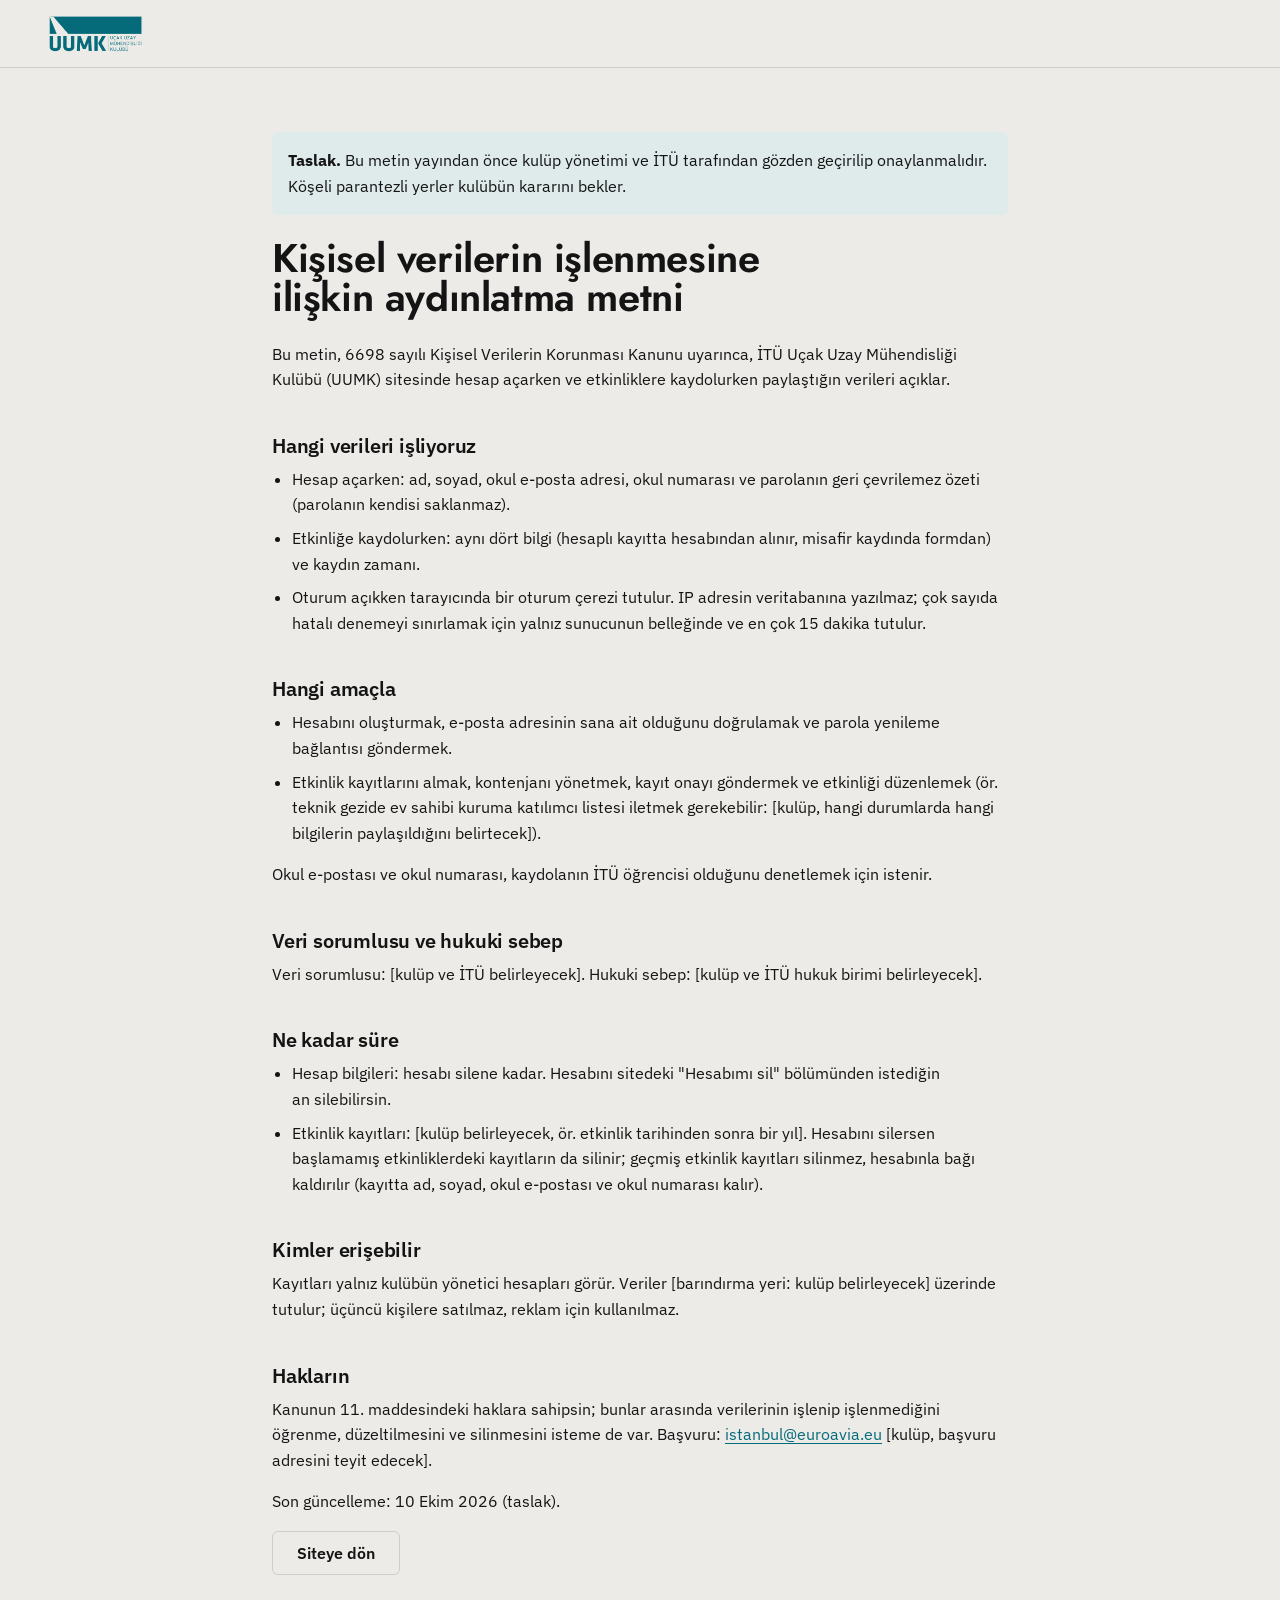
<file: kvkk.html>
<!doctype html>
<html lang="tr">
<head>
<meta charset="utf-8">
<meta name="viewport" content="width=device-width, initial-scale=1">
<title>Aydınlatma metni — İTÜ UUMK</title>
<meta name="description" content="İTÜ UUMK sitesinde hesap ve etkinlik kaydı için işlenen kişisel veriler: hangi veri, hangi amaçla, ne kadar süre.">
<link rel="icon" href="gorseller/favicon.svg" type="image/svg+xml">
<link rel="stylesheet" href="site.css">
</head>
<body class="metin-sayfa">
<header class="ust ust--dolu ust--sabit">
  <div class="ust__ic">
    <a class="ust__logo" href="./"><img src="gorseller/logo-uumk-360.png" width="96" height="40" alt="İTÜ UUMK — siteye dön"></a>
  </div>
</header>
<main class="kap metin-sayfa__ic" id="icerik">
  <p class="taslak" role="note"><b>Taslak.</b> Bu metin yayından önce kulüp yönetimi ve İTÜ tarafından gözden geçirilip onaylanmalıdır. Köşeli parantezli yerler kulübün kararını bekler.</p>
  <h1>Kişisel verilerin işlenmesine ilişkin aydınlatma metni</h1>
  <p>Bu metin, 6698 sayılı Kişisel Verilerin Korunması Kanunu uyarınca, İTÜ Uçak Uzay Mühendisliği Kulübü (UUMK) sitesinde hesap açarken ve etkinliklere kaydolurken paylaştığın verileri açıklar.</p>

  <h2>Hangi verileri işliyoruz</h2>
  <ul>
    <li>Hesap açarken: ad, soyad, okul e-posta adresi, okul numarası ve parolanın geri çevrilemez özeti (parolanın kendisi saklanmaz).</li>
    <li>Etkinliğe kaydolurken: aynı dört bilgi (hesaplı kayıtta hesabından alınır, misafir kaydında formdan) ve kaydın zamanı.</li>
    <li>Oturum açıkken tarayıcında bir oturum çerezi tutulur. IP adresin veritabanına yazılmaz; çok sayıda hatalı denemeyi sınırlamak için yalnız sunucunun belleğinde ve en çok 15 dakika tutulur.</li>
  </ul>

  <h2>Hangi amaçla</h2>
  <ul>
    <li>Hesabını oluşturmak, e-posta adresinin sana ait olduğunu doğrulamak ve parola yenileme bağlantısı göndermek.</li>
    <li>Etkinlik kayıtlarını almak, kontenjanı yönetmek, kayıt onayı göndermek ve etkinliği düzenlemek (ör. teknik gezide ev sahibi kuruma katılımcı listesi iletmek gerekebilir: [kulüp, hangi durumlarda hangi bilgilerin paylaşıldığını belirtecek]).</li>
  </ul>
  <p>Okul e-postası ve okul numarası, kaydolanın İTÜ öğrencisi olduğunu denetlemek için istenir.</p>

  <h2>Veri sorumlusu ve hukuki sebep</h2>
  <p>Veri sorumlusu: [kulüp ve İTÜ belirleyecek]. Hukuki sebep: [kulüp ve İTÜ hukuk birimi belirleyecek].</p>

  <h2>Ne kadar süre</h2>
  <ul>
    <li>Hesap bilgileri: hesabı silene kadar. Hesabını sitedeki "Hesabımı sil" bölümünden istediğin an silebilirsin.</li>
    <li>Etkinlik kayıtları: [kulüp belirleyecek, ör. etkinlik tarihinden sonra bir yıl]. Hesabını silersen başlamamış etkinliklerdeki kayıtların da silinir; geçmiş etkinlik kayıtları silinmez, hesabınla bağı kaldırılır (kayıtta ad, soyad, okul e-postası ve okul numarası kalır).</li>
  </ul>

  <h2>Kimler erişebilir</h2>
  <p>Kayıtları yalnız kulübün yönetici hesapları görür. Veriler [barındırma yeri: kulüp belirleyecek] üzerinde tutulur; üçüncü kişilere satılmaz, reklam için kullanılmaz.</p>

  <h2>Hakların</h2>
  <p>Kanunun 11. maddesindeki haklara sahipsin; bunlar arasında verilerinin işlenip işlenmediğini öğrenme, düzeltilmesini ve silinmesini isteme de var. Başvuru: <a href="mailto:istanbul@euroavia.eu">istanbul@euroavia.eu</a> [kulüp, başvuru adresini teyit edecek].</p>

  <p class="kaynak">Son güncelleme: 10 Ekim 2026 (taslak).</p>
  <p><a class="dugme dugme--ikincil" href="./">Siteye dön</a></p>
</main>
</body>
</html>
</file>
<file: site.css>
/* İTÜ UUMK — site stilleri */

@font-face { font-family: 'Jost'; src: url('yazitipleri/jost/jost-latin.woff2') format('woff2'); font-weight: 100 900; font-display: swap; unicode-range: U+0000-00FF, U+0131, U+0152-0153, U+02BB-02BC, U+02C6, U+02DA, U+02DC, U+0304, U+0308, U+0329, U+2000-206F, U+20AC, U+2122, U+2191, U+2193, U+2212, U+2215, U+FEFF, U+FFFD; }
@font-face { font-family: 'Jost'; src: url('yazitipleri/jost/jost-latin-ext.woff2') format('woff2'); font-weight: 100 900; font-display: swap; unicode-range: U+0100-02BA, U+02BD-02C5, U+02C7-02CC, U+02CE-02D7, U+02DD-02FF, U+0304, U+0308, U+0329, U+1D00-1DBF, U+1E00-1E9F, U+1EF2-1EFF, U+2020, U+20A0-20AB, U+20AD-20C4, U+2113, U+2C60-2C7F, U+A720-A7FF; }
@font-face { font-family: 'IBM Plex Sans'; src: url('yazitipleri/ibm-plex-sans/ibm-plex-sans-latin.woff2') format('woff2'); font-weight: 100 700; font-display: swap; unicode-range: U+0000-00FF, U+0131, U+0152-0153, U+02BB-02BC, U+02C6, U+02DA, U+02DC, U+0304, U+0308, U+0329, U+2000-206F, U+20AC, U+2122, U+2191, U+2193, U+2212, U+2215, U+FEFF, U+FFFD; }
@font-face { font-family: 'IBM Plex Sans'; src: url('yazitipleri/ibm-plex-sans/ibm-plex-sans-latin-ext.woff2') format('woff2'); font-weight: 100 700; font-display: swap; unicode-range: U+0100-02BA, U+02BD-02C5, U+02C7-02CC, U+02CE-02D7, U+02DD-02FF, U+0304, U+0308, U+0329, U+1D00-1DBF, U+1E00-1E9F, U+1EF2-1EFF, U+2020, U+20A0-20AB, U+20AD-20C4, U+2113, U+2C60-2C7F, U+A720-A7FF; }

:root {
  --kagit: #ecebe7;
  --yuzey: #f8f8f6;
  --murekkep: #141414;
  --soluk: #4a4a48;
  --cizgi: #cfcdc6;
  --petrol: #056b7a;
  --petrol-koyu: #03525e;
  --petrol-acik: #dfeaeb;
  --lacivert: #1a1a1a;
  --lacivert-koyu: #0f0f0f;
  --gece-yazi: #f2f2ef;
  --gece-soluk: #b3b3ae;
  --gece-vurgu: #f2c200;
  --gece-cizgi: rgba(242, 242, 239, 0.14);
  --hata: #a4262c;

  --f-baslik: 'Jost', 'Futura', 'Century Gothic', system-ui, sans-serif;
  --f-govde: 'IBM Plex Sans', system-ui, -apple-system, 'Segoe UI', sans-serif;

  --t-1: 0.8125rem;
  --t-2: 1rem;
  --t-3: 1.25rem;
  --t-4: clamp(1.75rem, 1.2rem + 1.9vw, 2.5rem);
  --t-5: clamp(2.25rem, 1.3rem + 3.6vw, 4rem);
  --t-6: 1.125rem;

  --b-1: 0.5rem; --b-2: 1rem; --b-3: 1.5rem; --b-4: 2.5rem; --b-5: 4rem; --b-6: 6rem;
  --r-1: 6px; --r-2: 14px; --r-3: 999px;
  --g-1: 0 18px 48px rgba(20, 20, 20, 0.18);
  --egri: cubic-bezier(0.16, 1, 0.3, 1);
  --sure: 560ms;
  --gecis: 160ms ease;
  --kenar: clamp(1rem, 4vw, 3rem);
  --ust-h: 68px;
  --ucak-b: url("data:image/svg+xml,%3Csvg xmlns='http://www.w3.org/2000/svg' viewBox='0 0 18 12' fill='%23fff'%3E%3Cpath d='M17.6 6c0 .5-.6.8-1.4.8H11l-3.8 4.9H5.8L8 6.8H3.4L1.4 9H.4l.8-2.4L.4 6l.8-.6L.4 3h1l2 2.2H8L5.8.3h1.4L11 5.2h5.2c.8 0 1.4.3 1.4.8zM9.4 8.3h1.9v1H9.4zM9.4 2.7h1.9v1H9.4z'/%3E%3C/svg%3E");
  --kisi: url("data:image/svg+xml,%3Csvg xmlns='http://www.w3.org/2000/svg' viewBox='0 0 24 24' fill='none' stroke='%23000' stroke-width='2' stroke-linecap='round'%3E%3Ccircle cx='12' cy='8' r='4'/%3E%3Cpath d='M4 21a8 8 0 0 1 16 0'/%3E%3C/svg%3E");
  --ucak: url("data:image/svg+xml,%3Csvg xmlns='http://www.w3.org/2000/svg' viewBox='0 0 18 12'%3E%3Cpath d='M17.6 6c0 .5-.6.8-1.4.8H11l-3.8 4.9H5.8L8 6.8H3.4L1.4 9H.4l.8-2.4L.4 6l.8-.6L.4 3h1l2 2.2H8L5.8.3h1.4L11 5.2h5.2c.8 0 1.4.3 1.4.8zM9.4 8.3h1.9v1H9.4zM9.4 2.7h1.9v1H9.4z'/%3E%3C/svg%3E");
}

*, *::before, *::after { box-sizing: border-box; }
[hidden] { display: none !important; }
html { background: var(--kagit); color: var(--murekkep); scroll-padding-top: calc(var(--ust-h) + 16px); -webkit-text-size-adjust: 100%; }
html.dil-bekle body { visibility: hidden; }
body { margin: 0; font: 400 var(--t-2)/1.6 var(--f-govde); overflow-x: clip; }
h1, h2, h3, h4, p, ol, ul, dl, dd, figure, fieldset { margin: 0; }
ol, ul { padding: 0; list-style: none; }
fieldset { border: 0; padding: 0; min-width: 0; }
a { color: var(--petrol); text-underline-offset: 3px; }
img, svg, canvas { display: block; max-width: 100%; }
button, input, textarea, select { font: inherit; color: inherit; }
:focus-visible { outline: 2px solid var(--petrol); outline-offset: 3px; border-radius: 2px; }
.bolum--koyu :focus-visible, .alt :focus-visible { outline-color: var(--gece-vurgu); }
.gorunmez { position: absolute; width: 1px; height: 1px; overflow: hidden; clip-path: inset(50%); white-space: nowrap; }
.atla { position: fixed; left: var(--b-2); top: -100px; z-index: 50; background: var(--petrol); color: #fff; padding: 0 var(--b-2); min-height: 44px; display: inline-flex; align-items: center; border-radius: var(--r-1); font-weight: 600; text-decoration: none; }
.atla:focus { top: var(--b-2); }
.kap { width: min(74rem, 100% - 2 * var(--kenar)); margin-inline: auto; }

h1, h2 { font-family: var(--f-baslik); font-weight: 600; letter-spacing: -0.01em; text-wrap: balance; }
h1 { font-size: var(--t-5); line-height: 0.98; }
h2 { font-size: var(--t-4); line-height: 1.02; }
h3 { font: 600 var(--t-3)/1.3 var(--f-govde); text-wrap: balance; }
p, li { text-wrap: pretty; }
h4 { font: 600 var(--t-2)/1.4 var(--f-govde); }

.dugme { display: inline-flex; align-items: center; justify-content: center; gap: var(--b-1); min-height: 44px; padding: 0 var(--b-3); border-radius: var(--r-1); border: 1px solid transparent;
  font: 600 var(--t-2)/1 var(--f-govde); text-decoration: none; cursor: pointer; transition: background-color var(--gecis), border-color var(--gecis), color var(--gecis), transform var(--gecis), box-shadow var(--gecis); }
.dugme--birincil { background: var(--petrol); color: #fff; }
.dugme--ikincil { background: transparent; color: var(--murekkep); border-color: var(--cizgi); }
.dugme:disabled { opacity: 0.55; cursor: progress; }
@media (hover: hover) {
  .dugme--birincil:hover { background: var(--petrol-koyu); transform: translateY(-1px); }
  .dugme--ikincil:hover { border-color: var(--murekkep); transform: translateY(-1px); }
  a:hover { text-decoration-thickness: 2px; }
  :is(.is, .etkinlik:not(.bos)):hover { transform: translateY(-4px); border-color: var(--murekkep); box-shadow: var(--g-1); }
  .is:hover .is__resim { transform: rotate(-4deg) scale(1.06); }
  .duyurular li:hover h4 { color: var(--petrol); }
}
.ucak-im, .dis::after, .kartpostal h3 a[target]::after { display: inline-block; flex: none; width: 1em; height: 1em; background: currentColor; transition: translate var(--sure) var(--egri); -webkit-mask: var(--ucak) center / contain no-repeat; mask: var(--ucak) center / contain no-repeat; }
.dis::after, .kartpostal h3 a[target]::after { content: ''; margin-inline-start: 0.35em; vertical-align: -0.15em; }
.dugme.dis::after { margin: 0; }
.ucak-im--dis, .dis::after, .kartpostal h3 a[target]::after { rotate: -40deg; } .ucak-im--yukari { rotate: -90deg; }
@media (hover: hover) { .dis:hover::after { translate: 3px -3px; } }
.etiket { display: inline-flex; align-items: center; min-height: 22px; padding: 0 8px; border-radius: var(--r-3); background: var(--petrol-acik); color: var(--petrol-koyu); font: 600 var(--t-1)/1 var(--f-govde); }
.etiket--ag { background: var(--cizgi); color: var(--murekkep); }
.ara-baslik { font: 600 var(--t-1)/1.4 var(--f-govde); text-transform: uppercase; letter-spacing: 0.12em; color: var(--soluk); margin-bottom: var(--b-2); }

.ust { position: fixed; inset: 0 0 auto; z-index: 20; height: var(--ust-h); background: var(--kagit); transition: transform 240ms var(--egri); }
.ust--sabit { position: sticky; border-bottom: 1px solid var(--cizgi); }
.ust--gizli { transform: translateY(-100%); }
.ust--gizli .ust__iz-ucak { opacity: 0; }
.hesap__alt a { display: inline-block; padding: 12px 0; }
.ust--gizli:focus-within { transform: none; }
.ust__ic { height: 100%; width: min(74rem, 100% - 2 * var(--kenar)); margin-inline: auto; display: flex; align-items: center; gap: var(--b-3); }
.ust__logo { display: inline-flex; align-items: center; min-height: 44px; flex: none; }
.ust__logo img { height: 40px; width: auto; }
.menu__alt { display: none; }
@keyframes menu-gir { from { opacity: 0; transform: translateY(12px); } }
.ust__baslik { font: 600 var(--t-2)/1.4 var(--f-govde); letter-spacing: 0; color: var(--soluk); }
.menu { position: relative; margin-left: auto; }
.menu ul { display: flex; gap: 2px; padding: 4px; border: 1px solid var(--cizgi); border-radius: var(--r-3); background: var(--yuzey); }
.menu a { position: relative; z-index: 1; display: inline-flex; align-items: center; min-height: 44px; padding: 0 var(--b-2); border-radius: var(--r-3); color: var(--murekkep); text-decoration: none; font: 600 var(--t-2)/1 var(--f-govde); letter-spacing: 0.005em; white-space: nowrap; transition: color var(--gecis); }
.menu a[aria-current='true'] { color: var(--petrol-koyu); }

.menu__isaret { position: absolute; left: 0; top: 5px; height: 44px; width: 0; background: var(--petrol-acik); border-radius: var(--r-3); opacity: 0; transition: transform var(--sure) var(--egri), width var(--sure) var(--egri), opacity var(--gecis); }
.menu__isaret::after { content: ''; position: absolute; right: 10px; bottom: -7px; width: 14px; height: 9px; background: var(--petrol); -webkit-mask: var(--ucak) center / contain no-repeat; mask: var(--ucak) center / contain no-repeat; }
@media (hover: hover) { .menu a:not([aria-current='true']):hover { background: rgba(20, 20, 20, 0.05); } }
.ust__sag { display: flex; align-items: center; gap: var(--b-1); }
.dil { display: inline-flex; padding: 3px; min-height: 44px; border: 1px solid var(--cizgi); border-radius: var(--r-3); background: var(--yuzey); cursor: pointer; }
.dil__secenek { display: inline-flex; align-items: center; gap: 6px; padding: 0 10px; border-radius: var(--r-3); font: 600 var(--t-1)/1 var(--f-govde); letter-spacing: 0.06em; color: var(--soluk); transition: background-color var(--gecis), color var(--gecis); }
.bayrak { width: 18px; height: 18px; border-radius: 50%; outline: 1px solid rgba(20, 20, 20, 0.15); outline-offset: -1px; flex: none; }
.dil[data-etkin='tr'] [data-dil='tr'], .dil[data-etkin='en'] [data-dil='en'] { background: var(--petrol-acik); color: var(--petrol-koyu); }
.dil:not([data-etkin]) [data-dil='tr'] { background: var(--petrol-acik); color: var(--petrol-koyu); }
@media (hover: hover) { .dil:hover { border-color: var(--soluk); } }
.hesap-dugme { min-width: 8rem; white-space: nowrap; border-radius: var(--r-3); background: var(--petrol); color: #fff; position: relative; }
.hesap-dugme::before { content: ''; width: 18px; height: 18px; flex: none; background: #fff; -webkit-mask: var(--kisi) center / contain no-repeat; mask: var(--kisi) center / contain no-repeat; }
@media (hover: hover) { .hesap-dugme:hover { background: var(--petrol-koyu); } }
.hesap-dugme[data-giris]::after { content: ''; position: absolute; right: 8px; top: 8px; width: 8px; height: 8px; border-radius: 50%; background: var(--gece-vurgu); border: 2px solid var(--petrol); box-sizing: content-box; }
.menu-dugme { display: none; width: 44px; height: 44px; border: 1px solid var(--cizgi); border-radius: var(--r-1); background: transparent; cursor: pointer; position: relative; }
.menu-dugme span, .menu-dugme span::before, .menu-dugme span::after { position: absolute; left: 12px; width: 18px; height: 2px; background: var(--murekkep); content: ''; transition: transform var(--gecis); }
.menu-dugme span { top: 20px; }
.menu-dugme span::before { left: 0; top: -6px; }
.menu-dugme span::after { left: 0; top: 6px; }
.menu-dugme[aria-expanded='true'] span { background: transparent; }
.menu-dugme[aria-expanded='true'] span::before { transform: translateY(6px) rotate(45deg); }
.menu-dugme[aria-expanded='true'] span::after { transform: translateY(-6px) rotate(-45deg); }
.ust__iz { position: absolute; left: 0; right: 0; bottom: 0; height: 0; border-top: 1px dashed var(--cizgi); }
.ust__iz-dolu { position: absolute; left: 0; top: -1px; height: 2px; width: 100%; background: var(--petrol); transform-origin: 0 50%; transform: scaleX(var(--ilerleme, 0)); transition: transform 140ms linear; }
.ust__iz-ucak { position: absolute; top: -7px; left: 0; width: 18px; height: 12px; background: var(--petrol); opacity: min(1, calc(var(--ilerleme, 0) * 60)); transform: translateX(calc(var(--ilerleme, 0) * (100vw - 18px))); -webkit-mask: var(--ucak) center / contain no-repeat; mask: var(--ucak) center / contain no-repeat; }

.giris__iz { position: relative; }
.giris__sahne { position: relative; height: 100vh; overflow: hidden; }
@supports (height: 100svh) { .giris__sahne { height: 100svh; } }
.kiyi-kap { overflow: hidden; margin-top: -1px; }
.kiyi { display: block; width: 100%; max-width: none; height: clamp(150px, 16.25vw, 320px); }
.kiyi__vapur { transform: translateX(calc(var(--gecis, 0.5) * 1500px - 120px)); }
.giris__tuval { position: absolute; inset: 0; width: 100%; height: 100%; pointer-events: none; }
.ist { --i-g: #f8f8f6; --i-c: #141414; --i-r: #056b7a; --i-k: #dfeaeb; --i-p: #141414; --i-u: #cfcdc6; --i-u2: #b3b3ae; --i-uc: #85837e; --i-t: #f2f2ef; --i-a: #03525e; --i-s: #056b7a; --i-s2: #dfeaeb; --i-d: #dfeaeb; --i-v: #056b7a; --i-b: #f8f8f6; --i-gun: #dfeaeb; overflow: visible; }
.ist--gece { --i-g: #262624; --i-c: #4a4a48; --i-r: #2d7c87; --i-k: #2e2e2b; --i-p: #121211; --i-u: #141414; --i-u2: #0f0f0f; --i-t: #20201e; --i-a: #0f0f0f; --i-s: #0f0f0f; --i-s2: #141414; --i-d: #4a4a48; --i-v: #f2c200; --i-b: #141414; --i-gun: #f2f2ef; }
.ist .g, .ist .c, .ist .k, .ist .t, .ist .kaya { stroke: var(--i-c); stroke-width: 1.1; stroke-linejoin: round; }
.ist .g { fill: var(--i-g); } .ist .c { fill: var(--i-r); } .ist .k { fill: var(--i-k); } .ist .t { fill: var(--i-t); } .ist .kaya { fill: var(--i-u2); }
.ist .p, .ist .fener { fill: var(--i-p); }
.ist .l, .ist .mk, .ist .kiyi { fill: none; stroke: var(--i-c); stroke-width: 1.1; stroke-linecap: round; stroke-linejoin: round; }
.ist .mk { stroke-width: 1.3; }
.ist .u { fill: var(--i-u); } .ist .u2 { fill: var(--i-u2); } .ist .uk { fill: var(--i-uc); }
.ist .uc { fill: none; stroke: var(--i-uc); stroke-width: 1.4; } .ist .uc.ince { stroke-width: 0.6; }
.ist .a { fill: var(--i-a); } .ist .s { fill: var(--i-s); } .ist .su2 { fill: var(--i-s2); } .ist .v { fill: var(--i-v); }
.ist .vg { fill: var(--i-c); } .ist .vb { fill: none; stroke: var(--i-v); stroke-width: 2; }
.ist .ys { fill: var(--i-d); opacity: 0.7; } .ist .ys2 { fill: none; stroke: #f8f8f6; stroke-width: 1.2; opacity: 0.6; }
.ist .bl { fill: var(--i-b); } .ist .gunes { fill: var(--i-gun); }
.ist .dalga { fill: none; stroke: var(--i-d); stroke-width: 1.6; stroke-linecap: round; stroke-dasharray: 22 14; opacity: 0.75; }
.ist--gece .p:is(.y1, .y2, .y3), .ist--gece .fener { fill: var(--gece-vurgu); stroke: var(--gece-vurgu); stroke-width: 2.4; stroke-opacity: 0.18; }
.ist--gece .p.y2 { fill-opacity: 0.78; } .ist--gece .p.y3 { fill-opacity: 0.55; }
.ist--gece .p.y4 { fill: var(--gece-yazi); fill-opacity: 0.6; }
.ist .lamba, .ist .lamba-y, .ist .fener-hale, .ist .ikaz { display: none; }
.ist--gece .lamba { display: inline; fill: var(--gece-vurgu); stroke: var(--gece-vurgu); stroke-width: 3; stroke-opacity: 0.2; }
.ist--gece .lamba-y { display: inline; fill: none; stroke: var(--gece-vurgu); stroke-width: 1.4; stroke-linecap: round; opacity: 0.45; }
.ist--gece .fener-hale { display: inline; fill: var(--gece-vurgu); opacity: 0.22; transform-box: fill-box; transform-origin: center; }
.ist--gece .fener-hale--2 { opacity: 0.09; }
.ist--gece .ikaz { display: inline; fill: var(--hata); }
@keyframes fener-nabiz { 50% { transform: scale(1.35); opacity: 0.05; } }
@keyframes ikaz-yan { 0%, 55% { opacity: 1; } 65%, 100% { opacity: 0.12; } }
html.js:not(.az) .ist--gece .fener-hale { animation: fener-nabiz 2.4s ease-in-out infinite; }
html.js:not(.az) .ist--gece .ikaz { animation: ikaz-yan 1.8s linear infinite; }
html.js:not(.az) .ist--gece .ikaz--2 { animation-delay: -0.9s; }
.ist--gece { fill: none; stroke: var(--gece-vurgu); stroke-width: 1.6; stroke-linecap: round; stroke-linejoin: round; }
.ist--gece .u2 { stroke-opacity: 0.55; }
.ist--gece .ys2 { stroke: var(--gece-vurgu); opacity: 0.35; }
.ist--gece .blok--bulutlar { opacity: 0.5; }
.ist .gy { fill: url(#tarama-gun); stroke: var(--i-c); stroke-width: 0.8; stroke-linejoin: round; }
.ist--gece .gy { fill: url(#tarama-gece); }
.ist .kg { stroke: none; }
.ist .cc { fill: #03525e; }
.ist .u3 { fill: var(--i-u); opacity: 0.45; }
.ist .sirt { fill: none; stroke: var(--i-uc); stroke-width: 0.8; opacity: 0.7; }
.ist .yy { fill: none; stroke: #8fb7bd; stroke-width: 2.4; stroke-linecap: round; opacity: 0.75; }
.ist--gece .yy { stroke: var(--gece-vurgu); opacity: 0.35; }
.ist .ay-yansima { fill: none; stroke: var(--i-d); stroke-width: 2.4; stroke-linecap: round; opacity: 0.8; }
.ist--gece .ay-yansima { stroke: var(--gece-yazi); opacity: 0.55; }
.ist .l.ince { stroke-width: 0.7; }
.ist .bl2 { fill: var(--i-u); opacity: 0.6; }
.ist .hale { fill: none; stroke: var(--i-gun); stroke-width: 1.5; stroke-dasharray: 2 7; opacity: 0.9; }
.ist .hale--2 { stroke-dasharray: 1 9; opacity: 0.6; }
.ist--gece .hale { stroke: var(--gece-yazi); opacity: 0.2; }
.ist .yildiz, .ist .ay-leke { display: none; }
.ist--gece .yildiz { display: inline; fill: var(--gece-yazi); opacity: 0.75; }
.ist--gece .ay-leke { display: inline; fill: #b3b3ae; opacity: 0.35; }
@keyframes yildiz { 50% { opacity: 0.2; } }
html.js:not(.az) .ist--gece .yildiz--t { animation: yildiz 3s ease-in-out infinite; }
.ist .parca, .ist .vapur, .ist .marti { transform-box: fill-box; }
@keyframes parca-kur { from { opacity: 0; transform: translateY(18px) scaleY(0.2); } }
html.js:not(.az) .ist:not(.ist--kuruldu):not(.ist--kur) .parca { opacity: 0; }
html.js:not(.az) .ist--kur .parca { transform-origin: 50% 100%; animation: parca-kur 420ms var(--egri) both; animation-delay: calc(var(--s, 0ms) + var(--k, 0) * 120ms); }
html.js:not(.az) .ist--kur .ist__gok .parca { animation-name: belir; animation-delay: calc(900ms + var(--k, 0) * 120ms); }
@keyframes belir { from { opacity: 0; } }
@keyframes dalga-ak { to { transform: translateX(-128px); } }
@keyframes vapur-git { from { transform: translateX(-760px); } to { transform: translateX(1180px); } }
@keyframes kanat { 50% { transform: scaleY(0.55); } }
@keyframes bulut-git { to { transform: translateX(-60px); } }
html.js:not(.az) .ist .dalga { animation: dalga-ak 9s linear infinite; }
html.js:not(.az) .ist .dalga--2 { animation: dalga-ak 12s linear infinite reverse; }
html.js:not(.az) .ist .dalga--3 { animation: dalga-ak 15s linear infinite; }
html.js:not(.az) .ist .dalga--4 { animation: dalga-ak 20s linear infinite reverse; }
html.js:not(.az) .ist .vapur-yol { animation: vapur-git 80s linear infinite; animation-delay: -30s; }
html.js:not(.az) .ist .blok--martilar path { transform-box: fill-box; transform-origin: 50% 100%; animation: kanat 1.6s ease-in-out infinite; }
html.js:not(.az) .ist .blok--martilar path:nth-child(2n) { animation-delay: -0.7s; }
html.js:not(.az) .ist .blok--bulutlar { animation: bulut-git 40s ease-in-out infinite alternate; }
.giris__sahne > .ist { position: absolute; left: 0; bottom: 0; width: 100%; max-width: none; height: var(--sehir-h, min(54vh, 35vw)); }
.giris__metin { position: absolute; inset: var(--ust-h) 0 0; display: grid; align-content: start; padding-top: clamp(1.5rem, 7vh, 5rem); pointer-events: none; }
.giris__metin > * { pointer-events: auto; max-width: 36rem; }
.ad { display: grid; }
.ad__durum { grid-area: 1 / 1; align-self: end; font: 600 var(--t-5)/1 var(--f-baslik); letter-spacing: -0.012em; }
.ad__buyuk { display: block; }
.ad__kucuk { display: block; margin-top: var(--b-1); font: 600 var(--t-1)/1.4 var(--f-govde); letter-spacing: 0.32em; text-transform: uppercase; color: var(--petrol); }
.ad__durum:not([data-durum='0']) { visibility: hidden; }
.ad__durum.bolundu { visibility: visible !important; }
.kelime { display: inline-block; white-space: nowrap; clip-path: inset(-0.22em -0.08em -0.26em); }
.harf { display: inline-block; }
html.js:not(.az) .ad__durum.bolundu .harf { opacity: 0; transform: translateY(1.1em); transition: opacity var(--sure) var(--egri), transform var(--sure) var(--egri); transition-delay: calc(var(--i, 0) * 22ms); }
html.js:not(.az) .ad__durum[data-etkin] .harf { opacity: 1; transform: none; }
html.js:not(.az) .ad__durum[data-cikis] .harf { opacity: 0; transform: translateY(-1.1em); transition-delay: calc(var(--i, 0) * 12ms); }
.giris__aciklama { margin-top: var(--b-3); font-size: var(--t-6); color: var(--soluk); max-width: 31rem; }
.giris__eylem { margin-top: var(--b-3); display: flex; flex-wrap: wrap; gap: var(--b-1); }
.giris__olgu { margin-top: var(--b-4); display: flex; gap: var(--b-4); padding-top: var(--b-2); border-top: 1px solid var(--cizgi); }
.giris__olgu dt { font-size: var(--t-1); color: var(--soluk); }
.giris__olgu dd { font: 600 var(--t-3)/1.2 var(--f-baslik); font-variant-numeric: lining-nums; }
html:not(.js) .giris__iz, html.az .giris__iz { height: auto; }
html:not(.js) .giris__sahne, html.az .giris__sahne { position: relative; height: auto; min-height: 100svh; }
html:not(.js) .giris__metin, html.az .giris__metin { position: relative; inset: auto; min-height: 100svh; padding: calc(var(--ust-h) + var(--b-4)) 0 calc(var(--b-6) + 4rem); }
html:not(.js) .giris__tuval { display: none; }

.bolum { position: relative; padding: var(--b-6) 0; }
.bolum__bas { max-width: 46rem; margin-bottom: var(--b-4); }
.bolum__bas--genis { max-width: none; display: grid; grid-template-columns: minmax(0, 7fr) minmax(0, 5fr); gap: var(--b-4); align-items: start; }
.bolum__ust { display: flex; align-items: center; gap: var(--b-1); font-size: var(--t-1); font-weight: 700; color: var(--murekkep); margin-bottom: var(--b-2); letter-spacing: 0.14em; text-transform: uppercase; }
.bolum__no { color: var(--petrol); font-variant-numeric: tabular-nums; }
.bolum__ust::before { content: ''; flex: none; order: -2; width: 0; border-top: 2px dashed currentColor; opacity: 0.5; transition: width var(--sure) var(--egri); }
.bolum__ust::after { content: ''; flex: none; order: -1; width: 18px; height: 12px; background: var(--petrol); transform: translateX(-12px); opacity: 0; transition: transform var(--sure) var(--egri), opacity var(--sure) ease; -webkit-mask: var(--ucak) center / contain no-repeat; mask: var(--ucak) center / contain no-repeat; }
.bolum.gorundu .bolum__ust::before { width: 2.5rem; }
.bolum.gorundu .bolum__ust::after { transform: none; opacity: 1; }
html.az .bolum__ust::before, html:not(.js) .bolum__ust::before { width: 2.5rem; }
html.az .bolum__ust::after, html:not(.js) .bolum__ust::after { transform: none; opacity: 1; }
html.js:not(.az) .bolum__bas h2, html.js:not(.az) .bolum__giris { opacity: 0; transform: translateY(18px); transition: opacity var(--sure) ease, transform var(--sure) var(--egri); }
html.js:not(.az) .bolum__giris { transition-delay: 80ms; }
html.js:not(.az) .bolum.gorundu .bolum__bas h2, html.js:not(.az) .bolum.gorundu .bolum__giris { opacity: 1; transform: none; }
.bolum__giris { margin-top: var(--b-2); font-size: var(--t-6); color: var(--soluk); }
.bolum--koyu { background: var(--lacivert); color: var(--gece-yazi); padding: calc(var(--b-6) + 4rem) 0; }
.bolum--koyu .bolum__ust { color: var(--gece-yazi); }
.bolum--koyu .bolum__no, .bolum--koyu .bolum__ust::after { color: var(--gece-vurgu); background-color: var(--gece-vurgu); }
.bolum--koyu .bolum__no { background: none; }
.bolum--koyu a { color: var(--gece-vurgu); }
.bolum--koyu .bolum__giris { color: var(--gece-soluk); }
.ufuk { position: absolute; left: 0; right: 0; height: clamp(48px, 8vw, 120px); pointer-events: none; z-index: 1; }
.ufuk svg { width: 100%; height: 100%; }
.ufuk path { fill: var(--kagit); }
.ufuk--ust, .ufuk--alt-bilgi { top: -1px; }
.ufuk--alt { bottom: -1px; }

.duyuru { position: fixed; left: 50%; bottom: var(--b-3); transform: translateX(-50%); z-index: 30; max-width: min(36rem, calc(100% - 2rem)); padding: var(--b-2) var(--b-3); border-radius: var(--r-1);
  background: var(--murekkep); color: #fff; box-shadow: var(--g-1); font-weight: 500; }
.duyuru:empty { display: none; }
.duyuru[data-tur='hata'] { background: var(--hata); }

.gundem { display: grid; grid-template-columns: minmax(0, 7fr) minmax(0, 5fr); gap: var(--b-5); align-items: start; }
.etkinlikler { display: grid; gap: var(--b-2); }
.etkinlik { display: grid; grid-template-columns: 5rem minmax(0, 1fr); gap: 0 var(--b-3); background: var(--yuzey); border: 1px solid var(--cizgi); border-radius: var(--r-2); padding: var(--b-3); transition: border-color var(--gecis), transform var(--gecis), box-shadow var(--gecis); }
.etkinlik__gun { grid-row: span 9; align-self: start; display: grid; justify-items: center; padding: var(--b-1) 0 var(--b-2); border-radius: var(--r-1); background: var(--petrol-acik); color: var(--petrol-koyu); }
.etkinlik__gun b { font: 600 var(--t-4)/1 var(--f-baslik); }
.etkinlik__gun span { font: 600 var(--t-1)/1.4 var(--f-govde); text-transform: uppercase; letter-spacing: 0.08em; }
.etkinlik > :not(.etkinlik__gun) { grid-column: 2; }
.etkinlik--bos { display: flex; align-items: center; gap: var(--b-2); color: var(--soluk); background: transparent; border-style: dashed; }
.etkinlik.bos { display: grid; grid-template-columns: 1fr; padding: 0; overflow: hidden; }
.etkinlik.bos > * { grid-column: auto; grid-row: auto; }
.bos__resim { width: 100%; height: auto; border-bottom: 1px solid var(--cizgi); }
.bos > div { padding: var(--b-3); }
.bos__baslik { font: 600 var(--t-3)/1.2 var(--f-baslik); }
.bos__metin { margin-top: 4px; color: var(--soluk); }
.bos .dugme { margin-top: var(--b-2); }
.etkinlik--bos::before { content: ''; flex: none; width: 27px; height: 18px; background: var(--soluk); -webkit-mask: var(--ucak) center / contain no-repeat; mask: var(--ucak) center / contain no-repeat; }
.etkinlik__tarih { font-size: var(--t-1); font-weight: 600; color: var(--petrol); }
.etkinlik__ad { margin-top: 2px; font: 600 var(--t-3)/1.25 var(--f-baslik); }
.etkinlik__yer, .etkinlik__ozet { margin-top: 4px; color: var(--soluk); }
.etkinlik__ozet:empty { display: none; }
.etkinlik__durum { margin-top: var(--b-2); font-size: var(--t-1); color: var(--soluk); }
.etkinlik__durum[data-durum='acik'] span:first-child, .etkinlik__durum[data-durum='kayitli'] span:first-child { color: var(--petrol); font-weight: 600; }
.etkinlik__doluluk { margin-top: 6px; max-width: 14rem; height: 4px; border-radius: 2px; background: var(--cizgi); overflow: hidden; }
.etkinlik__doluluk span { display: block; height: 100%; width: calc(var(--oran, 0) * 100%); background: var(--petrol); }
.etkinlik__eylem { margin-top: var(--b-2); display: flex; flex-wrap: wrap; gap: var(--b-1); }
.etkinlik__eylem:empty { display: none; }
.etkinlik__mesaj { margin-top: var(--b-1); font-size: var(--t-1); color: var(--soluk); }
.etkinlik__mesaj:empty { display: none; }
.misafir { margin-top: var(--b-2); padding-top: var(--b-2); border-top: 1px dashed var(--cizgi); }
.misafir__not { font-size: var(--t-1); color: var(--soluk); margin-bottom: var(--b-2); }
.etkinlik__daha { display: flex; }
.gundem__not { margin-top: var(--b-2); font-size: var(--t-1); color: var(--soluk); max-width: 36rem; }
.duyurular { display: grid; }
.duyurular li { padding: var(--b-3) 0; border-top: 1px solid var(--cizgi); }
.duyurular li:last-child { border-bottom: 1px solid var(--cizgi); }
.duyuru-kart__ust { display: flex; align-items: center; gap: var(--b-1); }
.duyurular time { font-size: var(--t-1); font-weight: 600; color: var(--soluk); }
.duyurular h4 { margin-top: var(--b-1); font: 600 var(--t-6)/1.35 var(--f-govde); }
.duyurular p:not(.duyuru-kart__ust) { color: var(--soluk); margin-top: 4px; }

.alanlar { display: grid; grid-template-columns: 1fr 1fr; gap: var(--b-2); }
.alan { display: grid; gap: 4px; align-content: start; }
.alan--tam { grid-column: 1 / -1; }
#bildir-form .alan + .alan { margin-top: var(--b-2); }
.alan label { font-size: var(--t-1); font-weight: 600; }
.alan input:not([type='checkbox']), .alan textarea, .alan select { width: 100%; min-height: 44px; padding: 10px 12px; border: 1px solid #85837e; border-radius: var(--r-1); background: var(--yuzey); transition: border-color var(--gecis); }
.alan input:focus-visible, .alan textarea:focus-visible, .alan select:focus-visible { outline-offset: 0; border-color: var(--petrol); }
.alan [aria-invalid='true'] { border-color: var(--hata); }
.alan__hata { font-size: var(--t-1); color: var(--hata); }
.alan__hata:empty { display: none; }
.alan__yardim { font-size: var(--t-1); color: var(--soluk); }
.alan--ara { margin-top: var(--b-2); }
.alan--onay { grid-template-columns: auto 1fr; align-items: center; gap: var(--b-1); margin-top: var(--b-2); }
.alan--onay input { width: 22px; height: 22px; accent-color: var(--petrol); margin: 11px; }
.alan--onay .alan__hata { grid-column: 1 / -1; }
.alan--onay label { font-weight: 400; font-size: var(--t-2); }
.form__durum { margin-top: var(--b-1); color: var(--hata); font-size: var(--t-1); }
.form__durum:empty { display: none; }
.form__eylem { margin-top: var(--b-2); display: flex; flex-wrap: wrap; gap: var(--b-1); }

.pano-kap { background: var(--lacivert-koyu); border-radius: var(--r-2); padding: var(--b-2) var(--b-3) var(--b-3); overflow-x: auto; border: 1px solid rgba(179, 179, 174, 0.14); }
.pano-kap__ust { display: flex; justify-content: space-between; gap: var(--b-2); padding: var(--b-1) var(--b-2) var(--b-2); font: 600 var(--t-1)/1 var(--f-govde); letter-spacing: 0.14em; text-transform: uppercase; color: var(--gece-soluk); }
.pano-kap__saat { color: var(--gece-vurgu); font-variant-numeric: tabular-nums; letter-spacing: 0.08em; }
.pano { width: 100%; table-layout: fixed; border-collapse: collapse; font: 600 var(--t-6)/1.2 var(--f-govde); text-transform: uppercase; letter-spacing: 0.04em; color: var(--gece-vurgu); }
.pano thead th:first-child { width: 7rem; }
.pano thead th:nth-child(2) { width: 45%; }
.pano thead th { font: 600 var(--t-1)/1 var(--f-govde); color: var(--gece-soluk); text-align: left; padding: var(--b-1) var(--b-2) var(--b-2); text-transform: none; letter-spacing: 0; }
.pano td, .pano tbody th { text-align: left; padding: 0 var(--b-2); border-top: 1px solid rgba(179, 179, 174, 0.18); height: 48px; white-space: nowrap; }
.pano td:first-child { font-variant-numeric: tabular-nums; width: 7rem; color: var(--gece-yazi); }
.pano .pano__kapi { color: var(--gece-soluk); }
.pano tbody th button { all: unset; box-sizing: border-box; display: flex; align-items: center; width: 100%; min-height: 44px; cursor: pointer; }
.pano tbody th button:focus-visible { outline: 2px solid var(--gece-vurgu); outline-offset: 2px; }
@media (hover: hover) { .pano tbody tr:hover { background: rgba(255, 255, 255, 0.05); } }
.durum { color: var(--gece-soluk); }
.fotolar { margin-top: var(--b-4); display: grid; grid-template-columns: minmax(0, 2fr) minmax(0, 1fr); grid-template-rows: auto auto; gap: var(--b-2); }
.foto { position: relative; overflow: hidden; border-radius: var(--r-2); background: var(--lacivert-koyu); }
.foto--genis { grid-row: span 2; }
.foto img { width: 100%; height: 100%; aspect-ratio: 4 / 3; object-fit: cover; transition: transform var(--sure) var(--egri); }
@media (hover: hover) { .foto:hover img { transform: scale(1.03); } }
.foto figcaption, .ag__foto figcaption { position: absolute; left: var(--b-2); bottom: var(--b-2); padding: 4px 10px; border-radius: var(--r-1); background: rgba(15, 15, 15, 0.82); color: var(--gece-yazi); font-size: var(--t-1); font-weight: 600; }

.bilet { padding: 0; border: 0; background: transparent; max-width: min(46rem, calc(100% - 2rem)); width: 100%; max-height: calc(100% - 2rem); overflow: auto; overscroll-behavior: contain; color: var(--murekkep); }
.bilet::backdrop { background: rgba(20, 20, 20, 0.6); }
.bilet__kapat { position: absolute; top: 8px; right: 8px; width: 44px; height: 44px; border: 0; border-radius: var(--r-1); background: transparent; font-size: var(--t-3); cursor: pointer; }
@media (hover: hover) { .bilet__kapat:hover { background: rgba(20, 20, 20, 0.06); } }


html.js:not(.az) .foto, html.js:not(.az) .ag__foto { clip-path: inset(100% 0 0 0 round var(--r-2)); transition: clip-path var(--sure) var(--egri); }
html.js:not(.az) .bolum.gorundu .foto, html.js:not(.az) .bolum.gorundu .ag__foto { clip-path: inset(0 0 0 0 round var(--r-2)); }
html.js:not(.az) .bolum.gorundu .foto:nth-child(2) { transition-delay: 80ms; }
html.js:not(.az) .bolum.gorundu .foto:nth-child(3) { transition-delay: 160ms; }

.ag { display: grid; grid-template-columns: minmax(0, 7fr) minmax(0, 5fr); grid-template-rows: auto 1fr; gap: var(--b-3) var(--b-4); align-items: start; }
.ag__yan { grid-column: 2; grid-row: 1 / span 2; }
.ag__foto { position: relative; overflow: hidden; border-radius: var(--r-2); }
.ag__foto img { width: 100%; height: auto; aspect-ratio: 16 / 10; object-fit: cover; }
.harita { position: relative; aspect-ratio: 5 / 4; width: 100%; background: var(--lacivert-koyu); border: 1px solid var(--gece-cizgi); border-radius: var(--r-2); overflow: hidden; }
.harita__tuval { position: absolute; inset: 0; width: 100%; height: 100%; touch-action: pan-y; }
.harita__etiketler { position: absolute; inset: 0; pointer-events: none; }
.harita__etiket { position: absolute; left: 0; top: 0; font-size: var(--t-1); font-weight: 600; color: var(--gece-yazi); white-space: nowrap; background: var(--lacivert); border: 1px solid var(--gece-cizgi); padding: 1px 7px; border-radius: var(--r-1); }
.harita__etiket--ana { background: var(--gece-vurgu); color: var(--murekkep); border-color: var(--gece-vurgu); }
.harita__etiket[hidden] { display: none; }
.harita__lejant { position: absolute; left: var(--b-2); top: var(--b-2); display: flex; flex-wrap: wrap; gap: var(--b-2); font-size: var(--t-1); color: var(--gece-soluk); background: var(--lacivert-koyu); padding: 4px 8px; border-radius: var(--r-1); }
.lej::before { content: ''; display: inline-block; width: 8px; height: 8px; border-radius: 50%; margin-right: 6px; vertical-align: 1px; }
.lej--ana::before { background: var(--gece-vurgu); width: 10px; height: 10px; }
.lej--grup::before { background: var(--gece-yazi); }
.lej--aday::before { background: transparent; border: 1.5px solid var(--gece-yazi); width: 6px; height: 6px; }
.lej--ulke::before { background: #2d7c87; border-radius: 1px; }
.ag__secim { padding: var(--b-3); background: var(--lacivert-koyu); border: 1px solid var(--gece-cizgi); border-radius: var(--r-2); }
.ag__secim-ad { font: 600 var(--t-4)/1.1 var(--f-baslik); }
.ag__secim-ad span { display: inline-block; margin-left: 12px; padding: 4px 8px; vertical-align: 0.3em; border: 1px solid var(--gece-cizgi); border-radius: var(--r-1); color: var(--gece-soluk); font: 600 var(--t-1)/1 var(--f-govde); letter-spacing: 0.06em; }
.ag__secim-alt { margin-top: var(--b-1); color: var(--gece-soluk); font-size: var(--t-1); line-height: 1.55; }
.ag__km { margin-top: var(--b-2); font-size: var(--t-1); color: var(--gece-soluk); }
.bolum--ag .dugme--ikincil { color: var(--gece-yazi); border-color: rgba(242, 242, 239, 0.3); }
.takvim__tum { margin-top: var(--b-2); }
.ag__don { margin-top: var(--b-2); }
.ag__km b { font: 600 var(--t-4)/1 var(--f-baslik); color: var(--gece-vurgu); font-variant-numeric: tabular-nums; }
.ag__yan .ara-baslik { margin-bottom: 4px; }
.bolum--ag .ara-baslik { color: var(--gece-soluk); }
.ag__takvim-not { color: var(--gece-soluk); font-size: var(--t-1); }
.takvim { margin-top: var(--b-2); max-height: 24rem; overflow-y: auto; border-top: 1px solid var(--gece-cizgi); scrollbar-color: rgba(242, 242, 239, 0.3) transparent; overscroll-behavior: contain; }
.takvim [role='option'] { display: grid; grid-template-columns: 7rem 1fr; gap: 0 var(--b-2); padding: var(--b-1); min-height: 44px; border-bottom: 1px solid var(--gece-cizgi); cursor: pointer; border-left: 3px solid transparent; transition: background-color var(--gecis); }
.takvim time { font-size: var(--t-1); font-weight: 600; color: var(--gece-soluk); grid-row: span 2; line-height: 1.6; }
.takvim small { font-size: var(--t-1); color: var(--gece-soluk); }
.takvim__gecti span { color: var(--gece-soluk); }
.takvim [aria-selected='true'] { border-left-color: var(--gece-vurgu); background: rgba(242, 194, 0, 0.1); }
.takvim [data-etkin] { outline: 2px solid var(--gece-vurgu); outline-offset: -2px; }
.takvim:focus-visible { outline: 2px solid var(--gece-vurgu); outline-offset: 2px; }
.takvim .takvim__sirada > span::after { content: 'sıradaki'; display: inline-block; margin-left: var(--b-1); padding: 0 6px; border-radius: var(--r-3); background: var(--gece-vurgu); color: var(--murekkep); font: 600 var(--t-1)/1.6 var(--f-govde); vertical-align: 1px; }
html[lang='en'] .takvim .takvim__sirada > span::after { content: 'next'; }
@media (hover: hover) { .takvim [role='option']:hover { background: rgba(242, 242, 239, 0.06); } }
html:not(.js) .harita, html:not(.js) .ag__km, html:not(.js) .ag__takvim-not { display: none; }
html:not(.js) .ag { grid-template-columns: 1fr; }
html:not(.js) .takvim { max-height: none; }

.hesap { display: grid; grid-template-columns: minmax(0, 5fr) minmax(0, 6fr); gap: var(--b-5); align-items: start; }
.hesap__panel { position: sticky; top: calc(var(--ust-h) + var(--b-3)); background: var(--yuzey); border: 1px solid var(--cizgi); border-radius: var(--r-2); padding: var(--b-3) var(--b-4) var(--b-4); }
.hesap__sunucu-yok { margin-bottom: var(--b-3); padding: var(--b-2); border-radius: var(--r-1); background: var(--petrol-acik); }
.hesap__alt { margin-top: var(--b-2); font-size: var(--t-1); }
.hesap__alt a { display: inline-flex; align-items: center; min-height: 44px; }
.profil dl { display: grid; grid-template-columns: auto 1fr; gap: 4px var(--b-2); margin-top: var(--b-2); }
.profil dt { color: var(--soluk); font-size: var(--t-1); align-self: center; }
.profil__dogrula { margin-top: var(--b-2); padding: var(--b-2); border-radius: var(--r-1); background: var(--petrol-acik); display: grid; gap: var(--b-1); justify-items: start; }
.profil__kayitlar { margin-top: var(--b-1); display: grid; gap: 4px; }
.profil__bos { color: var(--soluk); }
.profil h3 { margin-top: var(--b-3); font-size: var(--t-6); }
.profil__bas { display: flex; flex-wrap: wrap; align-items: center; justify-content: space-between; gap: var(--b-1) var(--b-2); }
.profil__bas h3 { margin: 0; font: 600 var(--t-4)/1.1 var(--f-baslik); }
.profil__rozet { padding: 4px 10px; border-radius: var(--r-3); background: var(--petrol-acik); color: var(--petrol-koyu); font-size: var(--t-1); font-weight: 600; }
.profil__rozet[data-durum='bekliyor'] { background: var(--kagit); color: var(--soluk); }
.profil__menu { margin-top: var(--b-3); display: grid; gap: var(--b-1); }
.profil__menu button, .profil__menu a { display: grid; gap: 2px; width: 100%; min-height: 44px; padding: 12px var(--b-4) 12px var(--b-2); border: 1px solid var(--cizgi); border-radius: var(--r-1); background: var(--yuzey); color: var(--murekkep); font: inherit; text-align: left; text-decoration: none; cursor: pointer; position: relative; transition: border-color var(--gecis); }
.profil__menu button::after, .profil__menu a::after { content: '→'; position: absolute; right: var(--b-2); top: 50%; transform: translateY(-50%); color: var(--petrol); }
.profil__menu span { font-size: var(--t-1); color: var(--soluk); }
@media (hover: hover) { .profil__menu button:hover, .profil__menu a:hover { border-color: var(--murekkep); } }
.duzenle { display: grid; gap: var(--b-4); }
.duzenle h3, #bildir-form h3 { font: 600 var(--t-3)/1.2 var(--f-baslik); margin-bottom: var(--b-2); }
#parola-form { padding-top: var(--b-3); border-top: 1px dashed var(--cizgi); }
.duzenle__eposta { margin-top: var(--b-2); font-size: var(--t-1); color: var(--soluk); }
.duzenle__eposta small { display: block; }
.bildir__not { margin-bottom: var(--b-2); color: var(--soluk); }
.alan textarea { min-height: 9rem; resize: vertical; }
.bildir__sayac { margin-top: 4px; font-size: var(--t-1); color: var(--soluk); text-align: right; font-variant-numeric: tabular-nums; }
.profil__eylem { margin-top: var(--b-3); display: flex; flex-wrap: wrap; gap: var(--b-1); }
.profil__sil { margin-top: var(--b-4); padding-top: var(--b-2); border-top: 1px solid var(--cizgi); font-size: var(--t-1); }
.profil__sil summary { cursor: pointer; color: var(--soluk); min-height: 44px; display: flex; align-items: center; }

.alt .ufuk path { fill: var(--kagit); }

.metin-sayfa__ic, .yonetim__ic { padding: var(--b-5) 0; }
.metin-sayfa__ic { max-width: 46rem; }
.metin-sayfa__ic h1 { font-size: var(--t-4); margin-bottom: var(--b-3); }
.metin-sayfa__ic h2 { font: 600 var(--t-3)/1.3 var(--f-govde); margin: var(--b-4) 0 var(--b-1); }
.metin-sayfa__ic ul { list-style: disc; padding-left: 1.25rem; display: grid; gap: var(--b-1); }
.metin-sayfa__ic p + p, .metin-sayfa__ic ul + p { margin-top: var(--b-2); }
.taslak { padding: var(--b-2); border-radius: var(--r-1); background: var(--petrol-acik); margin-bottom: var(--b-3); }
.yonetim__durum { margin-bottom: var(--b-3); color: var(--soluk); }
.ybolum + .ybolum { margin-top: var(--b-5); }
.ybolum h1, .ybolum h2 { font-size: var(--t-4); margin-bottom: var(--b-2); }
.tablo-kap { overflow-x: auto; }
.ytablo { width: 100%; border-collapse: collapse; }
.ytablo th, .ytablo td { text-align: left; padding: var(--b-1); border-bottom: 1px solid var(--cizgi); }
.ytablo thead th { font-size: var(--t-1); color: var(--soluk); }
.ytablo__eylem { white-space: nowrap; display: flex; gap: var(--b-1); }
.yform { margin-top: var(--b-4); display: grid; gap: var(--b-3); max-width: 46rem; }
.yform h2, .yform h3 { font: 600 var(--t-3)/1.3 var(--f-govde); }
.yform fieldset { display: grid; gap: var(--b-2); padding: var(--b-2) 0; border-top: 1px solid var(--cizgi); }
.yform legend { font-weight: 600; padding: var(--b-1) 0; }
.yliste { display: grid; }
.ybildirim { display: grid; gap: var(--b-2); }
.ybildirim li { display: grid; gap: var(--b-1); justify-items: start; padding: var(--b-2); border: 1px solid var(--cizgi); border-radius: var(--r-1); background: var(--yuzey); }
.ybildirim__ust { font-size: var(--t-1); color: var(--soluk); }
.ybildirim__ust b { color: var(--murekkep); }
.ybildirim__mesaj { white-space: pre-wrap; }
.ybildirim__not { color: var(--soluk); }
.yliste li { display: flex; justify-content: space-between; align-items: center; gap: var(--b-2); padding: var(--b-1) 0; border-bottom: 1px solid var(--cizgi); }

.okuyucu__kart { position: relative; background: var(--yuzey); border-radius: var(--r-2); box-shadow: var(--g-1); padding: var(--b-4); max-width: 44rem; }
.okuyucu__ust { font-size: var(--t-1); color: var(--soluk); }
.okuyucu h2 { margin-top: var(--b-1); padding-right: var(--b-4); }
.okuyucu__govde { margin-top: var(--b-3); display: grid; gap: var(--b-2); font-size: var(--t-6); }
.ayrinti { max-width: min(60rem, calc(100% - 2rem)); }
.ayrinti__bas > :not(.ayrinti__resim) { grid-column: 2; }
.ayrinti__bas[data-resimsiz] { grid-template-columns: 0 1fr; column-gap: 0; }
.ayrinti__bas[data-resimsiz] .ayrinti__resim { display: none; }
.ayrinti .ayrinti__kapat { background: rgba(20, 20, 20, 0.55); }
.ayrinti__afis { display: block; width: 100%; height: auto; aspect-ratio: 21 / 8; object-fit: cover; }
.ayrinti__kart { position: relative; background: var(--yuzey); border-radius: var(--r-2); box-shadow: var(--g-1); overflow: hidden; --serit-r: var(--gece-vurgu); }
.ayrinti__kart[data-tur='fakulte'] { --serit-r: var(--gece-soluk); }
.ayrinti__kart[data-tur='ag'] { --serit-r: #2d7c87; }
.ayrinti__bas { display: grid; grid-template-columns: auto minmax(0, 1fr); align-items: end; column-gap: var(--b-3); padding: var(--b-4) var(--b-5) var(--b-3) var(--b-3); background: var(--lacivert); color: var(--gece-yazi); border-left: 10px solid var(--serit-r); }
.ayrinti__resim { grid-row: 1 / span 2; align-self: center; display: grid; place-items: center; width: 7.5rem; aspect-ratio: 1; overflow: hidden; border-radius: var(--r-1); background: rgba(242, 242, 239, 0.06); }
.ayrinti__resim svg, .serit__resim--cizim svg { width: 100%; height: 100%; }
.ayrinti__resim--logo { background: var(--petrol); }
.ayrinti__resim--logo img { width: 84%; height: auto; }
.ayrinti__resim--foto { width: 10rem; aspect-ratio: 4 / 3; }
.ayrinti__resim--dergi { aspect-ratio: 360 / 509; }
.ayrinti__resim--foto img, .ayrinti__resim--dergi img { width: 100%; height: 100%; object-fit: cover; object-position: top; }
.ayrinti__ust { display: flex; flex-wrap: wrap; align-items: baseline; gap: 4px var(--b-2); }
.ayrinti__yil { font: 600 var(--t-4)/1 var(--f-baslik); font-variant-numeric: lining-nums; color: var(--serit-r); }
.ayrinti__kod { font-size: var(--t-1); font-weight: 600; letter-spacing: 0.08em; text-transform: uppercase; color: var(--gece-soluk); }
.ayrinti h2 { margin-top: var(--b-1); font: 600 var(--t-3)/1.25 var(--f-baslik); }
.ayrinti__govde { display: grid; gap: var(--b-2); max-width: 42rem; padding: var(--b-3) var(--b-4) 0 var(--b-3); font-size: var(--t-6); line-height: 1.6; }
.ayrinti__govde ul { display: grid; gap: 6px; margin: 0; padding: 0 0 0 var(--b-3); list-style: none; border-left: 2px dashed var(--cizgi); }
.ayrinti__govde li { position: relative; }
.ayrinti__govde li::before { content: ''; position: absolute; left: calc(-1 * var(--b-3) - 6px); top: 0.6em; width: 10px; height: 10px; border-radius: 50%; background: var(--serit-r); }
.ayrinti__alt { display: grid; gap: var(--b-1); padding: var(--b-3); }
.ayrinti__galeri { padding: var(--b-4) var(--b-3) 0; }
.ayrinti__galeri h3 { font-size: var(--t-1); font-weight: 600; letter-spacing: 0.08em; text-transform: uppercase; color: var(--soluk); }
.ayrinti__kareler { margin-top: var(--b-2); display: grid; grid-template-columns: repeat(auto-fill, minmax(min(10.5rem, 42%), 1fr)); gap: var(--b-2); }
.ayrinti__kareler button { display: block; width: 100%; padding: 0; border: 0; border-radius: var(--r-1); overflow: hidden; background: var(--cizgi); cursor: zoom-in; }
.ayrinti__kareler img { display: block; width: 100%; aspect-ratio: 4 / 3; object-fit: cover; transition: transform var(--sure) var(--egri); }
@media (hover: hover) { .ayrinti__kareler button:hover img { transform: scale(1.04); } }
.ayrinti__kareler span { display: block; margin-top: 6px; font-size: var(--t-1); line-height: 1.4; color: var(--soluk); }
.ayrinti__isik { position: fixed; inset: 0; z-index: 3; margin: 0; display: grid; grid-template-rows: minmax(0, 1fr) auto; place-items: center; padding: var(--b-5) var(--b-5) var(--b-3); background: var(--murekkep); color: var(--gece-yazi); }
.ayrinti__isik img { max-width: 100%; max-height: 100%; object-fit: contain; border-radius: var(--r-1); }
.ayrinti__isik figcaption { display: flex; flex-wrap: wrap; justify-content: center; gap: 4px var(--b-2); margin-top: var(--b-2); font-size: var(--t-1); }
.ayrinti__isik a { color: var(--gece-vurgu); }
.ayrinti__isik-yon { position: absolute; top: 50%; width: 44px; height: 44px; margin-top: -22px; border: 0; border-radius: 50%; background: rgba(242, 242, 239, 0.12); color: var(--gece-yazi); font-size: var(--t-3); cursor: pointer; }
.ayrinti__isik-yon[data-isik='-1'] { left: var(--b-2); } .ayrinti__isik-yon[data-isik='1'] { right: var(--b-2); }
.ayrinti__isik-yon:disabled { opacity: 0.3; cursor: default; }
.ayrinti .ayrinti__isik-kapat { position: absolute; color: var(--gece-yazi); }
.ayrinti__kaynak-bas { padding-top: var(--b-2); border-top: 1px dashed var(--cizgi); font-size: var(--t-1); font-weight: 600; letter-spacing: 0.08em; text-transform: uppercase; color: var(--soluk); }
.ayrinti__kaynaklar { display: flex; flex-wrap: wrap; gap: 4px var(--b-3); margin: 0; padding: 0; list-style: none; font-size: var(--t-1); }
.ayrinti__kaynaklar a { display: inline-flex; align-items: center; min-height: 44px; color: var(--petrol); }
.ayrinti__gez { display: grid; grid-template-columns: minmax(0, 1fr) auto minmax(0, 1fr); align-items: center; gap: var(--b-2); margin-top: var(--b-2); }
.ayrinti__yon { display: grid; justify-items: start; gap: 2px; min-height: 44px; padding: 6px 0; border: 0; background: none; color: var(--murekkep); font: 600 var(--t-2)/1.3 var(--f-govde); text-align: left; cursor: pointer; }
.ayrinti__yon[data-yon='1'] { justify-items: end; text-align: right; }
.ayrinti__yon small { font-size: var(--t-1); letter-spacing: 0.08em; text-transform: uppercase; color: var(--soluk); }
.ayrinti__yon[data-yon='-1'] small::before { content: '← '; }
.ayrinti__yon[data-yon='1'] small::after { content: ' →'; }
.ayrinti__yon:disabled { opacity: 0.4; cursor: default; }
.ayrinti__sira { font-size: var(--t-1); font-weight: 600; color: var(--soluk); font-variant-numeric: tabular-nums; }
.ayrinti .ayrinti__kapat { color: var(--gece-yazi); }
@media (hover: hover) { .ayrinti__yon:not(:disabled):hover span { text-decoration: underline; } .ayrinti .ayrinti__kapat:hover { background: rgba(242, 242, 239, 0.1); } }
html.js:not(.az) .ayrinti[open] .ayrinti__kart { animation: ayrinti-ac var(--sure) var(--egri) both; }
html.js:not(.az) .ayrinti[open]::backdrop { animation: belir 300ms ease both; }
@keyframes ayrinti-ac { from { opacity: 0; transform: translateY(18px) scale(0.98); } }
@media (max-width: 560px) {
  .ayrinti__bas, .ayrinti__bas[data-resimsiz] { grid-template-columns: 1fr; padding: var(--b-3) var(--b-4) var(--b-2) var(--b-2); border-left-width: 8px; }
  .ayrinti__bas > *, .ayrinti__bas[data-resimsiz] > * { grid-column: 1; }
  .ayrinti__isik { padding: var(--b-5) var(--b-1) var(--b-3); }
  .ayrinti__resim { grid-row: auto; width: 4.5rem; margin-bottom: var(--b-2); }
  .ayrinti__resim--foto { width: 100%; }
  .ayrinti__govde { padding: var(--b-2) var(--b-2) 0; font-size: var(--t-2); }
  .ayrinti__alt { padding: var(--b-2); }
  .ayrinti__gez { grid-template-columns: 1fr 1fr; }
  .ayrinti__sira { display: none; }
}

.bolum--biz { padding-bottom: 0; }
.biz__eylem { margin-top: var(--b-3); }
.biz__ucak { width: 18px; height: 12px; background: currentColor; transition: transform var(--sure) var(--egri), opacity var(--sure) ease; -webkit-mask: var(--ucak) center / contain no-repeat; mask: var(--ucak) center / contain no-repeat; }
.biz__git.kalkis .biz__ucak { transform: translate(70px, -36px) rotate(-24deg); opacity: 0; }
.kimlik { align-self: center; display: grid; gap: var(--b-2); }
.pasaport { position: relative; container-type: inline-size; display: grid; grid-template-columns: 1fr 1fr; aspect-ratio: 560 / 380; perspective: 1800px; }
.pasaport__sayfa { position: relative; overflow: clip; display: grid; align-content: start; justify-items: center; gap: 1.6cqw; padding: 3.6cqw 3cqw; border: 1.1cqw solid var(--petrol); background: var(--yuzey) url("data:image/svg+xml,%3Csvg xmlns='http://www.w3.org/2000/svg' viewBox='0 0 40 14'%3E%3Cpath d='M0 7q10-7 20 0t20 0' fill='none' stroke='%23dfeaeb' stroke-width='1.2'/%3E%3C/svg%3E") 0 0 / 40px 14px; text-align: center; }
.pasaport__sayfa--sag { grid-area: 1 / 2; border-left: 1px solid var(--cizgi); border-radius: 0 var(--r-2) var(--r-2) 0; }
.pasaport__sayfa--sol { border-right: 1px solid var(--cizgi); border-radius: var(--r-2) 0 0 var(--r-2); }
.pasaport__kapak { grid-area: 1 / 2; position: relative; z-index: 1; transform-origin: 0 50%; transform-style: preserve-3d; transform: rotateY(-180deg); }
.pasaport__on, .pasaport__kapak .pasaport__sayfa { position: absolute; inset: 0; backface-visibility: hidden; }
.pasaport__kapak .pasaport__sayfa { transform: rotateY(180deg); }
.pasaport__on { display: grid; place-content: center; justify-items: center; gap: 1.4cqw; border-radius: 0 var(--r-2) var(--r-2) 0; outline: 1px solid var(--gece-vurgu); outline-offset: -2.6cqw; background: var(--petrol); color: var(--gece-vurgu); font: 600 var(--t-1)/1.2 var(--f-govde); letter-spacing: 0.2em; }
.pasaport__on .ucak-im { width: 9cqw; height: 6cqw; rotate: -40deg; }
.pasaport__on b { font: 600 var(--t-3)/1 var(--f-baslik); letter-spacing: 0.06em; } .pasaport__on small { font: inherit; }
.pasaport__ust { justify-self: stretch; padding-bottom: 1cqw; border-bottom: 1px solid var(--cizgi); font: 700 var(--t-1)/1 var(--f-govde); letter-spacing: 0.22em; color: var(--petrol); }
.kimlik__uc { display: grid; justify-items: center; gap: 0.4cqw; }
.kimlik__rozet { display: grid; place-items: center; width: 20cqw; aspect-ratio: 1; margin-bottom: 1cqw; padding: 2.6cqw; border: 1px solid var(--cizgi); border-radius: var(--r-1); background: #fff; }
.kimlik__rozet img { width: 100%; height: 100%; object-fit: contain; }
.kimlik__uc b { font: 600 var(--t-6)/1.2 var(--f-baslik); }
.kimlik__uc > span:last-child { font: 600 var(--t-1)/1.4 var(--f-govde); letter-spacing: 0.06em; color: var(--petrol); }
.damga { position: absolute; display: grid; place-content: center; font: 700 var(--t-1)/1.25 var(--f-govde); letter-spacing: 0.1em; text-align: center; opacity: 0.88; pointer-events: none; }
.damga b { font: 700 var(--t-2)/1.2 var(--f-govde); }
@container (max-width: 440px) { .damga, .pasaport__on > * { scale: 0.68; } .damga--kare { left: 34%; } .kimlik__uc b { font-size: var(--t-2); } }
.damga--yuvarlak { left: 50%; top: 60%; width: 7.6em; height: 7.6em; border: 0.7cqw double var(--petrol); border-radius: 50%; color: var(--petrol); rotate: -14deg; }
.damga--kare { left: 44%; top: 63%; padding: 0.5em 0.8em; border: 0.7cqw double var(--hata); border-radius: var(--r-1); color: var(--hata); rotate: 7deg; }
.kimlik__rota { position: absolute; inset: 0; z-index: 2; width: 100%; height: 100%; overflow: visible; fill: var(--petrol); pointer-events: none; }
#kimlik-yol { stroke: var(--murekkep); stroke-width: 1.6; stroke-dasharray: 3 5; }
.kimlik__ucak, .kimlik[data-uc] .kimlik__park { opacity: 0; }
.kimlik[data-uc] .kimlik__ucak { opacity: 1; }
html.js:not(.az) .kimlik:not([data-uc]) .kimlik__park { transform: translate(232px, 304px) rotate(37deg); }
html.js:not(.az) .kimlik:not([data-uc]) #kimlik-iz path { stroke-dashoffset: 1; }
.kimlik__yer { padding-top: var(--b-2); border-top: 1px dashed var(--cizgi); font-size: var(--t-1); color: var(--soluk); text-align: center; }
html.js:not(.az) .kimlik:not([data-ucus]) .pasaport__kapak { transform: none; }
html.js:not(.az) .kimlik:not([data-ucus]) :is(.damga, .kimlik__rota) { opacity: 0; }
html.js:not(.az) .kimlik[data-ucus] .pasaport__kapak { transition: transform 600ms var(--egri); }
html.js:not(.az) .kimlik[data-ucus] .damga--yuvarlak { animation: damga-bas 420ms var(--egri) 0.55s both; }
html.js:not(.az) .kimlik[data-ucus] .damga--kare { animation: damga-bas 420ms var(--egri) 2.75s both; }
.tarihce h3::after { content: ''; display: block; width: 0; height: 4px; margin-top: 12px; border-radius: var(--r-3); background: var(--gece-vurgu); transition: width var(--sure) var(--egri); }
.tarihce.varis h3::after { width: 4.5rem; }
.tarihce h3:focus { outline: none; }

.kabin-kap { margin-top: var(--b-6); }
.kabin-kap__bas { max-width: 46rem; }
.kabin-kap__bas p { color: var(--soluk); }
.kabin-plan { margin-top: var(--b-3); }
.kabin-plan > div { position: relative; }
.kabin-plan img { width: 100%; height: auto; }
.kabin-plan li { position: absolute; top: 35.56%; height: 34.44%; width: 11.83%; border-radius: var(--r-1); outline: 3px solid transparent; outline-offset: -3px; transition: background-color var(--gecis), outline-color var(--gecis); }
.kabin-plan li:nth-child(1) { left: 87.5%; width: 8.33%; border-radius: var(--r-1) 45% 50% var(--r-1) / var(--r-1) 40% 60% var(--r-1); }
.kabin-plan li:nth-child(2) { left: 75.67%; } .kabin-plan li:nth-child(3) { left: 63.83%; } .kabin-plan li:nth-child(4) { left: 52%; }
.kabin-plan li:nth-child(5) { left: 40.17%; } .kabin-plan li:nth-child(6) { left: 28.33%; }
.kabin-plan .plaka { position: absolute; left: 50%; top: 0; translate: -50% -135%; }
.plaka { display: inline-grid; place-items: center; min-width: 28px; height: 28px; padding: 0 6px; border-radius: var(--r-1); background: var(--plaka, var(--murekkep)); color: var(--plaka-y, var(--gece-vurgu)); font: 700 var(--t-2)/1 var(--f-baslik); transition: background-color var(--gecis), color var(--gecis); }
.ekipler { display: grid; grid-template-columns: repeat(auto-fill, minmax(min(100%, 19rem), 1fr)); gap: var(--b-2); margin-top: var(--b-3); }
.ekip { display: grid; grid-template-columns: auto minmax(0, 1fr); align-content: start; gap: 6px 14px; padding: var(--b-2) var(--b-3) var(--b-3) var(--b-2); border: 1px solid var(--cizgi); border-radius: var(--r-2); background: var(--yuzey); transition: border-color var(--gecis); }
.ekip .plaka { grid-row: span 3; }
.ekip h4 { font: 600 var(--t-3)/1.25 var(--f-baslik); }
.ekip p { color: var(--soluk); }
.ekip__not { font-size: var(--t-1); font-weight: 600; color: var(--petrol) !important; }
.kabin-kap__alt { display: flex; flex-wrap: wrap; align-items: center; gap: var(--b-1) var(--b-2); margin-top: var(--b-3); color: var(--soluk); }
.kabin-plan li:hover, .kabin-kap:has(.ekip:nth-child(1):hover) .kabin-plan li:nth-child(1), .kabin-kap:has(.ekip:nth-child(2):hover) .kabin-plan li:nth-child(2), .kabin-kap:has(.ekip:nth-child(3):hover) .kabin-plan li:nth-child(3), .kabin-kap:has(.ekip:nth-child(4):hover) .kabin-plan li:nth-child(4), .kabin-kap:has(.ekip:nth-child(5):hover) .kabin-plan li:nth-child(5), .kabin-kap:has(.ekip:nth-child(6):hover) .kabin-plan li:nth-child(6) { background: rgba(242, 194, 0, 0.16); outline-color: var(--gece-vurgu); --plaka: var(--gece-vurgu); --plaka-y: var(--murekkep); }
.ekip:hover, .kabin-kap:has(.kabin-plan li:nth-child(1):hover) .ekip:nth-child(1), .kabin-kap:has(.kabin-plan li:nth-child(2):hover) .ekip:nth-child(2), .kabin-kap:has(.kabin-plan li:nth-child(3):hover) .ekip:nth-child(3), .kabin-kap:has(.kabin-plan li:nth-child(4):hover) .ekip:nth-child(4), .kabin-kap:has(.kabin-plan li:nth-child(5):hover) .ekip:nth-child(5), .kabin-kap:has(.kabin-plan li:nth-child(6):hover) .ekip:nth-child(6) { border-color: var(--murekkep); outline: 1px solid var(--murekkep); --plaka: var(--gece-vurgu); --plaka-y: var(--murekkep); }
@media (max-width: 760px) {
  .kabin-plan { margin-inline: calc(var(--kenar) * -1); overflow-x: auto; scrollbar-width: none; direction: rtl; }
  .kabin-plan > div { width: 720px; direction: ltr; }

  .bos__resim { aspect-ratio: 4 / 3; object-fit: cover; }
}

.isler__liste { display: grid; grid-template-columns: repeat(3, minmax(0, 1fr)); gap: var(--b-2); }
.is { position: relative; display: grid; align-content: start; gap: var(--b-2); padding: var(--b-3); border: 1px solid var(--cizgi); border-radius: var(--r-2); background: var(--yuzey); transition: transform var(--gecis), border-color var(--gecis), box-shadow var(--gecis); }
.is--genis { grid-column: span 2; grid-template-columns: 8.5rem minmax(0, 1fr); gap: var(--b-3); }
.is__resim { width: 5.5rem; height: 5.5rem; border-radius: var(--r-2); border: 2px solid var(--murekkep); background: var(--yuzey); transition: transform var(--sure) var(--egri); }
.is--genis .is__resim { width: 8.5rem; height: 8.5rem; }
.is__rozet { position: absolute; top: var(--b-3); right: var(--b-3); }
.is h4 { font: 600 var(--t-3)/1.25 var(--f-baslik); }
.is p { margin-top: 6px; color: var(--soluk); }
.is__son { padding-top: 6px; border-top: 1px dashed var(--cizgi); font-size: var(--t-1); font-weight: 600; color: var(--petrol-koyu) !important; }
.isler__alt { margin-top: var(--b-3); color: var(--soluk); }

.tarihce { position: relative; margin-top: var(--b-6); background: var(--lacivert); color: var(--gece-yazi); padding: calc(var(--b-6) + 3rem) 0; }
.tarihce .ufuk path { fill: var(--kagit); }
.tarihce__bas { display: grid; grid-template-columns: minmax(0, 1fr) auto; align-items: end; gap: var(--b-2) var(--b-4); }
.tarihce h3 { grid-column: 1; font: 600 var(--t-4)/1.05 var(--f-baslik); }
.tarihce__bas > p:not(.tarihce__lejant) { grid-column: 1; color: var(--gece-soluk); font-size: var(--t-6); }
.tarihce__lejant { grid-column: 2; grid-row: 1 / span 2; display: flex; gap: var(--b-2); font-size: var(--t-1); color: var(--gece-soluk); }
.lej-serit::before { content: ''; display: inline-block; width: 6px; height: 14px; margin-right: 6px; vertical-align: -2px; background: var(--serit-r); }
.lej-serit--fakulte, .serit--fakulte { --serit-r: var(--gece-soluk); }
.lej-serit--kulup, .serit--kulup { --serit-r: var(--gece-vurgu); }
.lej-serit--ag, .serit--ag { --serit-r: #2d7c87; }
.seritler { position: relative; margin-top: var(--b-5); display: grid; grid-template-columns: 1fr 1fr; column-gap: 7rem; row-gap: var(--b-2); }
.seritler::before, .seritler::after { content: ''; position: absolute; left: 50%; top: 0; margin-left: -1px; }
.seritler::before { bottom: 0; border-left: 2px dashed rgba(242, 242, 239, 0.25); }
.seritler::after { width: 2px; height: calc(100% * var(--rota-t, 0)); background: var(--gece-vurgu); transition: height 220ms linear; }
.rota::after { content: ''; position: absolute; left: calc(50% - 9px); top: calc(100% * var(--rota-t, 0) - 6px); width: 18px; height: 12px; background: var(--gece-vurgu); transform: rotate(90deg); opacity: var(--rota-u, 0); z-index: 2; transition: top 220ms linear, opacity var(--gecis); -webkit-mask: var(--ucak) center / contain no-repeat; mask: var(--ucak) center / contain no-repeat; }
.serit { position: relative; display: grid; grid-template-columns: 5.5rem minmax(0, 1fr); column-gap: var(--b-2); align-content: start; padding: var(--b-2) var(--b-3) var(--b-2) var(--b-2);
  background: var(--yuzey); color: var(--murekkep); border-radius: var(--r-1); border-left: 10px solid var(--serit-r); transition: transform var(--sure) var(--egri), opacity var(--sure) ease; }
.serit:nth-child(even) { margin-top: 3.5rem; margin-bottom: -3.5rem; }
.serit > :not(.serit__resim) { grid-column: 2; }
.serit__resim { grid-row: 1 / span 4; grid-column: 1; align-self: start; display: grid; place-items: center; width: 5.5rem; aspect-ratio: 1; overflow: hidden; border-radius: var(--r-1); background: var(--lacivert); transition: transform var(--sure) var(--egri); }
.serit--sirada svg { width: 46px; height: 46px; fill: none; stroke: var(--serit-r); stroke-width: 1.5; stroke-linecap: round; stroke-linejoin: round; }
.serit__resim--logo { background: var(--petrol); }
.serit__resim--logo img { width: 84%; height: auto; }
.serit__resim--foto img { width: 100%; height: 100%; object-fit: cover; }
.serit__resim--kapak img { width: 100%; height: 100%; object-fit: cover; object-position: top; }
.serit__ac { color: inherit; text-decoration: none; }
.serit__ac::after { content: ''; position: absolute; inset: 0; z-index: 1; border-radius: var(--r-1); }
.serit__ac:focus-visible { outline: none; }
.serit__ac:focus-visible::after { outline: 3px solid var(--gece-vurgu); outline-offset: 3px; }
.serit__devam { margin-top: var(--b-1); font-size: var(--t-1); font-weight: 600; color: var(--petrol); }
.serit__devam::after { content: '→'; display: inline-block; margin-left: 6px; transition: transform var(--sure) var(--egri); }
@media (hover: hover) {
  .rota__nokta[data-gecti]:hover { transform: translateY(-3px); }
  .rota__nokta:hover .serit__devam::after { transform: translateX(4px); }
}
.serit--sirada { --serit-r: var(--gece-vurgu); }
.serit--sirada .serit__resim { background: transparent; border: 2px dashed var(--gece-soluk); }
html.js:not(.az) .serit:not([data-gecti]):not(.serit--sirada) .serit__resim { transform: scale(0.85); }
.tarihce .kap { position: relative; }
.rota__yil { position: absolute; left: 50%; top: 0; z-index: 3; margin: 0; padding: 5px 10px; border-radius: var(--r-3); background: var(--gece-vurgu); color: var(--murekkep); font: 600 var(--t-1)/1 var(--f-govde); font-variant-numeric: tabular-nums; letter-spacing: 0.04em; transform: translate(16px, -50%); opacity: 0; pointer-events: none; transition: opacity var(--gecis), top 220ms linear; }
.serit time { font: 600 var(--t-4)/1 var(--f-baslik); font-variant-numeric: lining-nums; }
.serit__kod { margin-top: 4px; font-size: var(--t-1); font-weight: 600; letter-spacing: 0.08em; text-transform: uppercase; color: var(--soluk); }
.serit h4 { margin-top: 2px; font: 600 var(--t-6)/1.3 var(--f-govde); }
.serit p:not(.serit__kod) { margin-top: 4px; font-size: var(--t-1); line-height: 1.55; color: var(--soluk); }
.serit::before { content: ''; position: absolute; top: 1.6rem; width: 3.5rem; border-top: 2px dashed rgba(242, 242, 239, 0.25); }
.serit::after { content: ''; position: absolute; top: calc(1.6rem - 7px); width: 12px; height: 12px; border-radius: 50%; border: 2px solid var(--gece-soluk); background: var(--lacivert); transition: background-color var(--sure) ease, border-color var(--sure) ease; }
.serit:nth-child(odd)::before { left: 100%; } .serit:nth-child(odd)::after { left: calc(100% + 3.5rem - 8px); }
.serit:nth-child(even)::before { right: calc(100% + 10px); } .serit:nth-child(even)::after { right: calc(100% + 10px + 3.5rem - 6px); }
.serit[data-gecti]::after { background: var(--gece-vurgu); border-color: var(--gece-vurgu); }
.serit--sirada { background: transparent; color: var(--gece-yazi); border: 2px dashed var(--gece-soluk); border-left-width: 10px; }
.serit--sirada .serit__kod { color: var(--gece-vurgu); }
.serit--sirada .dugme--birincil { margin-top: var(--b-1); background: var(--gece-vurgu); color: var(--murekkep); }
html.js:not(.az) .serit:not([data-gecti]):not(.serit--sirada) { transform: translateX(-18px); }
html.js:not(.az) .serit:nth-child(even):not([data-gecti]):not(.serit--sirada) { transform: translateX(18px); }

.raf { display: grid; grid-template-columns: minmax(0, 4fr) minmax(0, 8fr); gap: var(--b-5); align-items: center; margin-bottom: var(--b-6); }
.raf__ad { font: 700 var(--t-5)/1 var(--f-baslik); letter-spacing: -0.01em; }
.raf__yazi p { margin-top: var(--b-2); color: var(--soluk); }
.raf__yazi .raf__ipucu { display: flex; gap: 10px; font-size: var(--t-1); font-weight: 600; color: var(--petrol); }
.raf__ipucu .ucak-im { flex: none; margin-top: 2px; }
.dergiler { display: grid; grid-template-columns: repeat(3, minmax(0, 1fr)); gap: var(--b-3); padding-top: var(--b-3); }
.dergi a { display: grid; gap: var(--b-2); color: var(--murekkep); text-decoration: none; }
.dergi__koltuk { position: relative; display: block; padding: 88px 15% 22px; border: 2px solid var(--murekkep); border-radius: 46% 46% var(--r-2) var(--r-2) / 17% 17% var(--r-2) var(--r-2); background: var(--petrol); }
.dergi__koltuk::before { content: 'AESTRO'; position: absolute; top: 12px; left: 17%; right: 17%; display: grid; place-items: center; height: 34px; border: 2px solid var(--murekkep); border-radius: var(--r-1) var(--r-1) var(--r-2) var(--r-2); background: var(--yuzey); font: 700 var(--t-1)/1 var(--f-govde); letter-spacing: 0.3em; color: var(--petrol); }
.dergi__tepsi { position: absolute; top: 58px; left: 9%; right: 9%; bottom: 16%; border: 2px solid var(--murekkep); border-radius: var(--r-1); background: var(--petrol-koyu); }
.dergi__tepsi::before { content: ''; position: absolute; top: 6px; left: calc(50% - 13px); width: 26px; height: 9px; border: 2px solid var(--murekkep); border-radius: var(--r-1); background: var(--cizgi); }
.dergi__koltuk::after { content: ''; position: absolute; z-index: 1; left: 6%; right: 6%; bottom: 10px; height: 22%; border: 2px solid var(--murekkep); border-radius: var(--r-1) var(--r-1) var(--r-2) var(--r-2); background: url("data:image/svg+xml,%3Csvg xmlns='http://www.w3.org/2000/svg' viewBox='0 0 40 10'%3E%3Cpath d='M0 7h6M10 7h6M20 7h6M30 7h6' stroke='%23f8f8f6' stroke-width='1.4' opacity='.55'/%3E%3C/svg%3E") 0 0 / 40px 10px repeat-x, url("data:image/svg+xml,%3Csvg xmlns='http://www.w3.org/2000/svg' viewBox='0 0 1 1'%3E%3Crect width='1' height='1' fill='%23141414'/%3E%3C/svg%3E") 0 0 / 100% 10px no-repeat, url("data:image/svg+xml,%3Csvg xmlns='http://www.w3.org/2000/svg' viewBox='0 0 8 8'%3E%3Cpath d='M0 8L8 0M-2 2L2-2M6 10L10 6M0 0L8 8' stroke='%23f8f8f6' stroke-width='.7' opacity='.16'/%3E%3C/svg%3E") 0 10px / 8px 8px, var(--petrol-koyu); }
.dergi img { position: relative; width: 100%; height: auto; aspect-ratio: 360 / 509; object-fit: cover; border-radius: 2px var(--r-1) var(--r-1) 2px; background: var(--cizgi); rotate: var(--egim, 0deg); transition: translate var(--sure) var(--egri), rotate var(--sure) var(--egri); }
.dergi__alt { font-size: var(--t-1); font-weight: 600; letter-spacing: 0.08em; text-transform: uppercase; text-align: center; color: var(--soluk); }
.dergi--1 { --egim: -3deg; } .dergi--3 { --egim: 2deg; }
@media (hover: hover) { .dergi a:hover img { translate: 0 -27%; rotate: 0deg; } }
.dergi a:focus-visible img { translate: 0 -27%; rotate: 0deg; }
.kartpostallar { display: grid; grid-template-columns: repeat(3, minmax(0, 1fr)); gap: var(--b-4) var(--b-3); overflow-x: clip; padding-block: 6px; }
.kartpostal { position: relative; display: grid; grid-template-rows: auto 1fr; background: var(--yuzey); }
.kartpostal, .teklif { border: 7px solid transparent; border-image: url("data:image/svg+xml,%3Csvg xmlns='http://www.w3.org/2000/svg' viewBox='0 0 24 24'%3E%3Crect width='24' height='24' fill='%23f8f8f6'/%3E%3Cpath d='M0 6L6 0H12L0 12ZM12 24L24 12V18L18 24ZM0 18L18 0H24L0 24Z' fill='%23056b7a'/%3E%3Cpath d='M0 12L12 0H18L0 18ZM6 24L24 6V12L12 24Z' fill='%23f2c200'/%3E%3C/svg%3E") 7 round; }
.kartpostal { transform: rotate(var(--egim, 0deg)); transition: transform var(--sure) var(--egri), opacity var(--sure) ease; }
.kartpostal:nth-child(3n+1) { --egim: -0.8deg; } .kartpostal:nth-child(3n+2) { --egim: 0.6deg; } .kartpostal:nth-child(3n) { --egim: -0.3deg; }
.kartpostal__resim { width: 100%; height: auto; aspect-ratio: 4 / 3; border-bottom: 1px dashed var(--cizgi); }
.kartpostal__yazi { position: relative; display: grid; align-content: start; gap: var(--b-1); padding: var(--b-3) var(--b-3) var(--b-2); }
.kartpostal h3 { margin-right: 4.2rem; }
.kartpostal__pul, .teklif__pul { position: absolute; top: -40px; right: 10px; width: 56px; height: 66px; padding: 5px; background: #fff; border: 3px dotted var(--yuzey); outline: 1px solid var(--cizgi); outline-offset: -3px; transform: rotate(3deg); }
.kartpostal__pul svg, .teklif__pul svg { width: 100%; height: 100%; background: var(--petrol-acik); }
.kartpostal__damga { position: absolute; top: -30px; right: 46px; z-index: 1; }
.kartpostal__damga::after { content: ''; position: absolute; left: 100%; top: 50%; width: 62px; height: 22px; margin: -11px 0 0 -6px; background: url("data:image/svg+xml,%3Csvg xmlns='http://www.w3.org/2000/svg' viewBox='0 0 80 28' fill='none' stroke='%23056b7a' stroke-width='1.6'%3E%3Cpath d='M0 5q5-4 10 0t10 0 10 0 10 0 10 0 10 0 10 0 10 0M0 14q5-4 10 0t10 0 10 0 10 0 10 0 10 0 10 0 10 0M0 23q5-4 10 0t10 0 10 0 10 0 10 0 10 0 10 0 10 0'/%3E%3C/svg%3E") center / 100% 100% no-repeat; opacity: 0.75; }
.kartpostal__damga time { display: grid; place-items: center; width: 4.6rem; height: 4.6rem; padding: 8px; border: 1.5px solid var(--petrol); border-radius: 50%; background: rgba(248, 248, 246, 0.6); color: var(--petrol); font-size: var(--t-1); font-weight: 600; line-height: 1.15; text-align: center; transform: rotate(-12deg); }
.kartpostal h3 { font: 600 var(--t-3)/1.2 var(--f-baslik); }
.kartpostal h3 a { color: inherit; text-decoration: none; }
.kartpostal h3 a::before { content: ''; position: absolute; inset: -7px; }
.kartpostal h3 a[target]::after { background: var(--petrol); }
.kartpostal h3 a:focus-visible { outline: none; }
.kartpostal:focus-within { outline: 2px solid var(--petrol); outline-offset: 5px; }
.kartpostal__ozet { color: var(--soluk); font-size: var(--t-1); line-height: 1.55; }
.kartpostal__adres { margin-top: var(--b-1); padding-top: 6px; border-top: 1px dashed var(--cizgi); font-size: var(--t-1); font-weight: 600; letter-spacing: 0.08em; text-transform: uppercase; color: var(--petrol); }
.kartpostal .etiket { justify-self: start; }
@media (hover: hover) { .kartpostal:hover { transform: rotate(0deg) translateY(-4px); } }
html.js:not(.az) .bolum:not(.gorundu) .kartpostal { opacity: 0; transform: translateY(16px) rotate(var(--egim, 0deg)); }

.sponsor { display: grid; grid-template-columns: minmax(0, 7fr) minmax(0, 5fr); gap: var(--b-5); align-items: start; margin-bottom: var(--b-5); }
.defter { margin-top: var(--b-3); border-top: 2px solid var(--murekkep); }
.defter > div { display: grid; grid-template-columns: 9rem minmax(0, 1fr); gap: var(--b-2); padding: 12px 0; border-bottom: 1px dashed var(--cizgi); }
.defter dt { padding-top: 3px; font-size: var(--t-1); font-weight: 600; letter-spacing: 0.08em; text-transform: uppercase; color: var(--petrol); }
.defter dd { font-weight: 600; }
.teklif { position: relative; padding: var(--b-3) var(--b-4) var(--b-4); background: var(--yuzey); border-width: 9px; box-shadow: var(--g-1); rotate: 0.8deg; }
.teklif__ust { font: italic 600 var(--t-1)/1 var(--f-govde); letter-spacing: 0.14em; text-transform: uppercase; color: var(--petrol); }
.teklif__pul { top: var(--b-2); right: var(--b-2); }
.teklif h3 { margin: var(--b-3) 4.5rem 0 0; font: 600 var(--t-4)/1.05 var(--f-baslik); }
.teklif__adres, .teklif__konu { display: grid; gap: 2px; margin-top: var(--b-2); padding-bottom: 8px; border-bottom: 1px solid var(--cizgi); }
.teklif__adres span, .teklif__konu span { font-size: var(--t-1); color: var(--soluk); }
.teklif__adres b { font: 600 var(--t-3)/1.3 var(--f-govde); color: var(--petrol-koyu); overflow-wrap: anywhere; }
.teklif__eylem { margin-top: var(--b-3); display: flex; flex-wrap: wrap; gap: var(--b-1); }
.bicimler { display: grid; grid-template-columns: repeat(4, minmax(0, 1fr)); gap: var(--b-3); margin-top: var(--b-2); }
.bicim { display: grid; align-content: start; gap: 6px; }
.bicim__foto { width: 100%; height: auto; aspect-ratio: 4 / 3; margin-bottom: var(--b-1); object-fit: cover; border-radius: var(--r-2); background: var(--petrol-acik); }
.bicim h3 { font: 600 var(--t-3)/1.25 var(--f-baslik); }
.bicim p { color: var(--soluk); }
.bicim .bicim__ornek { margin-top: 4px; padding-top: 8px; border-top: 1px dashed var(--cizgi); font-size: var(--t-1); }
.bicim__ornek::before { content: 'Örnek: '; font-weight: 600; color: var(--petrol); }
html[lang='en'] .bicim__ornek::before { content: 'Example: '; }
.kurumlar { margin-top: var(--b-5); }
.kurumlar ul { display: flex; flex-wrap: wrap; gap: var(--b-2); }
.kurumlar li { position: relative; display: inline-flex; align-items: center; min-height: 44px; padding: 0 var(--b-2); border: 2px solid var(--murekkep); border-left: 10px solid var(--petrol); border-radius: var(--r-2) var(--r-1) var(--r-1) var(--r-2); background: var(--yuzey); font: 600 var(--t-2)/1.2 var(--f-baslik); }
.kurumlar li:nth-child(even) { border-left-color: var(--gece-vurgu); }
.kurumlar li::before { content: ''; position: absolute; left: -8px; top: calc(50% - 3px); width: 6px; height: 6px; border-radius: 50%; background: var(--kagit); }

.kart { display: grid; grid-template-columns: minmax(0, 1fr) 8.5rem; overflow: clip; max-width: 34rem; margin-top: var(--b-4); border-radius: var(--r-2); background: var(--yuzey); box-shadow: var(--g-1); color: var(--murekkep); }
.kart__ana { padding: 0 var(--b-3) var(--b-3); }
.kart__ust { display: flex; align-items: center; justify-content: space-between; gap: var(--b-2); margin: 0 calc(var(--b-3) * -1) var(--b-3); padding: 12px var(--b-3); border-radius: var(--r-2) 0 0 0; background: var(--petrol); color: #fff; font: 600 var(--t-1)/1 var(--f-govde); letter-spacing: 0.14em; text-transform: uppercase; }
.kart__ust img { height: 26px; width: auto; }
.kart__rota { display: grid; grid-template-columns: auto minmax(2rem, 1fr) auto; align-items: end; gap: var(--b-2); }
.kart__rota p:last-child { text-align: right; }
.kart small { display: block; font-size: var(--t-1); font-weight: 600; letter-spacing: 0.08em; text-transform: uppercase; color: var(--soluk); }
.kart__rota b { display: block; font: 600 var(--t-4)/1.05 var(--f-baslik); }
.kart__rota span { font-size: var(--t-1); color: var(--soluk); }
.kart__yolcu { display: flex; align-items: center; justify-content: space-between; gap: var(--b-2); margin-top: var(--b-3); padding-top: var(--b-2); border-top: 1px dashed var(--cizgi); }
.kart__yolcu > div { min-width: 0; }
.kart__ad { font: 600 var(--t-3)/1.2 var(--f-baslik); overflow-wrap: anywhere; }
.kart__durum span { display: inline-block; padding: 5px 10px; border: 2px solid; border-radius: var(--r-1); font: 700 var(--t-1)/1 var(--f-govde); letter-spacing: 0.1em; text-transform: uppercase; white-space: nowrap; color: var(--soluk); rotate: -6deg; }
.kart[data-durum='canli'] .kart__durum span { border-color: var(--murekkep); background: var(--gece-vurgu); color: var(--murekkep); }
.kart[data-durum='profil'] .kart__durum span { color: var(--petrol); }
html.js:not(.az) .kart[data-dogrulandi] .kart__durum span { animation: damga-bas var(--sure) var(--egri) both; }
.kart__alanlar { display: grid; grid-template-columns: auto minmax(0, 1fr); gap: var(--b-3); margin-top: var(--b-2); }
.kart__alanlar span { display: block; overflow: hidden; text-overflow: ellipsis; white-space: nowrap; font-weight: 600; font-variant-numeric: tabular-nums; }
.kart[data-durum='taslak'] :is(.kart__ad, .kart__alanlar span) { color: var(--soluk); }
.kart__kocan { position: relative; display: grid; align-content: space-between; justify-items: center; gap: var(--b-2); padding: var(--b-3) var(--b-2); border-left: 2px dashed var(--cizgi); border-radius: 0 var(--r-2) var(--r-2) 0; background: var(--petrol-acik); text-align: center; }
.kart__kocan::before, .kart__kocan::after { content: ''; position: absolute; left: -12px; top: -11px; width: 22px; height: 22px; border-radius: 50%; background: var(--kagit); }
.kart__kocan::after { top: auto; bottom: -11px; }
.kart__bas { display: grid; place-items: center; width: 64px; height: 64px; border: 2px solid var(--petrol); border-radius: 50%; background: var(--yuzey); font: 600 var(--t-3)/1 var(--f-baslik); color: var(--petrol); }
.kart__bas:empty::before { content: ''; width: 30px; height: 20px; background: var(--petrol); -webkit-mask: var(--ucak) center / contain no-repeat; mask: var(--ucak) center / contain no-repeat; }
.kart__kod { font: 600 var(--t-1)/1 var(--f-govde); letter-spacing: 0.1em; }
.kart__barkod { width: 100%; height: 48px; fill: var(--murekkep); }
html.js:not(.az) .bolum--hesap:not(.gorundu) .kart { opacity: 0; translate: 0 24px; }
html.js:not(.az) .bolum--hesap .kart { transition: opacity var(--sure) ease, translate var(--sure) var(--egri); }
.hesap__adimlar { margin-top: var(--b-4); display: grid; gap: var(--b-3); counter-reset: adim; max-width: 27rem; position: relative; }
.hesap__adimlar::before { content: ''; position: absolute; left: 15px; top: 16px; bottom: 16px; border-left: 2px dashed var(--cizgi); }
.hesap__adimlar li { position: relative; padding-left: 3rem; counter-increment: adim; color: var(--soluk); min-height: 32px; }
.hesap__adimlar li::before { content: counter(adim); position: absolute; left: 0; top: -3px; width: 32px; height: 32px; display: grid; place-items: center; border-radius: 50%; background: var(--yuzey); border: 2px solid var(--petrol); font: 600 var(--t-1)/1 var(--f-govde); color: var(--petrol); }
.hesap__adimlar li:last-child::before { content: ''; background: var(--petrol) var(--ucak-b) center / 16px no-repeat; }
.hesap__adimlar b { color: var(--murekkep); }
.hesap__panel { padding-top: 0 !important; overflow: hidden; }
.hesap__kiosk { display: flex; justify-content: space-between; margin: 0 calc(-1 * var(--b-4)) var(--b-3); padding: 14px var(--b-4); background: var(--lacivert); color: var(--gece-vurgu); font: 600 var(--t-1)/1 var(--f-govde); letter-spacing: 0.16em; }
.hesap__kiosk span:last-child { color: var(--gece-soluk); }
.hesap__sekmeler { display: grid; grid-template-columns: 1fr 1fr; gap: 4px; margin-bottom: var(--b-3); padding: 4px; border-radius: var(--r-3); background: var(--kagit); }
.hesap__sekmeler [role='tab'] { min-height: 44px; border: 0; border-radius: var(--r-3); background: transparent; font-weight: 600; color: var(--soluk); cursor: pointer; transition: background-color var(--gecis), color var(--gecis); }
.hesap__sekmeler [aria-selected='true'] { background: var(--yuzey); color: var(--murekkep); outline: 1px solid var(--cizgi); }
.hesap__panel .alan input:not([type='checkbox']) { min-height: 50px; padding-left: 42px; background: var(--yuzey) var(--ikon) 13px 50% / 18px no-repeat; }
.hesap__panel input[type='email'], .hesap__panel input[name='kim'] { --ikon: url("data:image/svg+xml,%3Csvg xmlns='http://www.w3.org/2000/svg' viewBox='0 0 24 24' fill='none' stroke='%234a4a48' stroke-width='1.8'%3E%3Cpath d='M3 6h18v12H3zM3 7l9 6 9-6'/%3E%3C/svg%3E"); }
.hesap__panel input[type='password'], .hesap__panel input[name='parola'] { --ikon: url("data:image/svg+xml,%3Csvg xmlns='http://www.w3.org/2000/svg' viewBox='0 0 24 24' fill='none' stroke='%234a4a48' stroke-width='1.8'%3E%3Cpath d='M5 11h14v10H5zM8 11V7a4 4 0 0 1 8 0v4'/%3E%3C/svg%3E"); }
.hesap__panel input[name='okul_no'] { --ikon: url("data:image/svg+xml,%3Csvg xmlns='http://www.w3.org/2000/svg' viewBox='0 0 24 24' fill='none' stroke='%234a4a48' stroke-width='1.8'%3E%3Cpath d='M3 5h18v14H3zM7 10h4M7 14h6M15 9h3v4h-3z'/%3E%3C/svg%3E"); }
.hesap__panel input[name='ad'], .hesap__panel input[name='soyad'] { --ikon: url("data:image/svg+xml,%3Csvg xmlns='http://www.w3.org/2000/svg' viewBox='0 0 24 24' fill='none' stroke='%234a4a48' stroke-width='1.8'%3E%3Cpath d='M12 12a4 4 0 1 0 0-8 4 4 0 0 0 0 8zM4 21a8 8 0 0 1 16 0'/%3E%3C/svg%3E"); }
.alan__kutu { position: relative; display: block; }
.alan__goster { position: absolute; right: 4px; top: 50%; transform: translateY(-50%); min-height: 44px; padding: 0 var(--b-2); border: 0; border-radius: var(--r-1); background: transparent; font-size: var(--t-1); font-weight: 600; color: var(--petrol); cursor: pointer; }
.hesap__panel .alan__kutu input { padding-right: 5.5rem; }
.hesap__panel .form__eylem .dugme--birincil { flex: 1 1 100%; min-height: 50px; }

.bilet__kart { position: relative; display: grid; grid-template-columns: minmax(0, 1fr) 12rem; background: var(--yuzey); border-radius: var(--r-2); box-shadow: var(--g-1); overflow: hidden; }
.bilet__bas { display: flex; justify-content: space-between; align-items: center; gap: var(--b-2); padding: 12px var(--b-4) 12px var(--b-3); background: var(--petrol); color: #fff; font: 600 var(--t-1)/1 var(--f-govde); letter-spacing: 0.14em; text-transform: uppercase; }
.bilet__bas img { height: 28px; width: auto; }
.bilet__govde { position: relative; padding: var(--b-3) var(--b-4) var(--b-4) var(--b-3); }
.bilet__rota { display: grid; grid-template-columns: auto minmax(3rem, 1fr) auto; align-items: end; gap: var(--b-2); }
.bilet__rota > span:last-child { text-align: right; }
.bilet__rota small { display: block; font-size: var(--t-1); font-weight: 600; letter-spacing: 0.1em; text-transform: uppercase; color: var(--soluk); }
.bilet__rota b { font: 600 var(--t-4)/1.05 var(--f-baslik); }
.bilet__yol { position: relative; align-self: center; margin-top: 1.4rem; border-top: 2px dashed var(--cizgi); }
.bilet__yol::after { content: ''; position: absolute; left: 50%; top: -9px; width: 24px; height: 16px; margin-left: -12px; background: var(--petrol); -webkit-mask: var(--ucak) center / contain no-repeat; mask: var(--ucak) center / contain no-repeat; }
.bilet__ad { margin-top: var(--b-3); font: 600 var(--t-3)/1.25 var(--f-govde); }
.bilet__alanlar { margin-top: var(--b-2); padding: var(--b-2) 0; display: grid; grid-template-columns: repeat(3, minmax(0, 1fr)); gap: var(--b-2); border-block: 1px dashed var(--cizgi); }
.bilet__alanlar dt { font-size: var(--t-1); font-weight: 600; color: var(--soluk); }
.bilet__alanlar dd { margin-top: 2px; font-weight: 600; }
.bilet__icerik { margin-top: var(--b-3); display: grid; grid-template-columns: minmax(0, 1fr) auto; gap: var(--b-3); align-items: start; }
.bilet__foto img { width: 11rem; height: auto; aspect-ratio: 4 / 3; object-fit: cover; border-radius: var(--r-1); }
.bilet__eylem { margin-top: var(--b-3); }
.bilet__damga { position: absolute; right: var(--b-4); bottom: var(--b-4); padding: 6px 14px; border: 3px solid var(--petrol); border-radius: var(--r-1); color: var(--petrol); font: 700 var(--t-3)/1 var(--f-govde); letter-spacing: 0.12em; text-transform: uppercase; transform: rotate(-9deg); opacity: 0.85; pointer-events: none; }
.bilet__damga[data-durum='duyuruldu'] { border-color: var(--soluk); color: var(--soluk); }
@keyframes damga-bas { from { opacity: 0; transform: rotate(-9deg) scale(2); } }
html.js:not(.az) .bilet[open] .bilet__damga { animation: damga-bas var(--sure) var(--egri) 250ms both; }
.bilet__kocan { position: relative; display: grid; align-content: space-between; gap: var(--b-2); padding: var(--b-5) var(--b-3) var(--b-3); background: var(--petrol-acik); border-left: 2px dashed var(--cizgi); }
.bilet__kisa small { display: block; margin-bottom: 4px; font-size: var(--t-1); font-weight: 600; color: var(--soluk); }
.bilet__kisa span { font: 600 var(--t-3)/1.15 var(--f-baslik); }
.bilet__barkod svg { width: 100%; height: 64px; color: var(--murekkep); }
.bilet__kod { font-size: var(--t-1); font-weight: 600; letter-spacing: 0.06em; text-align: center; overflow-wrap: anywhere; }

.alt { position: relative; background: var(--lacivert); color: var(--gece-yazi); padding: 0 0 var(--b-3); overflow: hidden; }
.alt a { color: var(--gece-yazi); }
.alt__sehir { position: relative; height: clamp(230px, 27vw, 420px); }
.alt__sehir .ist { position: absolute; left: 0; bottom: 0; width: 100%; max-width: none; height: 100%; }
.alt__marka { display: flex; flex-wrap: wrap; align-items: center; justify-content: space-between; gap: var(--b-4); padding: var(--b-5) 0 var(--b-4); border-bottom: 1px solid rgba(179, 179, 174, 0.25); }
.alt__logolar { display: flex; align-items: center; gap: var(--b-4); min-width: 0; }
.alt__logo { width: auto; height: clamp(56px, 7vw, 100px); }
.alt__logo-as { width: auto; height: clamp(72px, 9vw, 128px); }
.alt__ayrac { align-self: stretch; width: 1px; background: rgba(179, 179, 174, 0.35); }
.alt__marka-yan { display: grid; gap: var(--b-1); max-width: 22rem; text-align: right; }
.alt__kartlar { margin-top: var(--b-4); display: grid; grid-template-columns: 1fr 1fr; gap: var(--b-2); }
.alt__kart { position: relative; display: grid; gap: 4px; padding: var(--b-3) var(--b-5) var(--b-3) var(--b-3); border: 1px solid rgba(242, 242, 239, 0.22); border-radius: var(--r-2); text-decoration: none; transition: border-color var(--gecis); }
.alt__kart small { font-size: var(--t-1); font-weight: 600; letter-spacing: 0.08em; text-transform: uppercase; color: var(--gece-soluk); }
.alt__kart b { font: 600 var(--t-3)/1.2 var(--f-baslik); }
.alt__kart > span { position: absolute; right: var(--b-3); top: 50%; margin-top: -0.5em; font-size: var(--t-3); color: var(--gece-vurgu); }
.alt .alt__kart--sari { background: var(--gece-vurgu); border-color: var(--gece-vurgu); color: var(--murekkep); }
.alt__kart--sari small, .alt__kart--sari > span { color: var(--murekkep); }
@media (hover: hover) { .alt__kart:hover { border-color: var(--gece-yazi); } .alt__kart:hover > span { translate: 4px 0; } }
.alt__adres, .alt__eposta { display: flex; gap: 10px; }
.alt svg:not(.ist) { flex: none; width: 18px; height: 18px; fill: none; stroke: var(--gece-vurgu); stroke-width: 1.6; stroke-linecap: round; stroke-linejoin: round; }
.alt ul svg { margin-right: 10px; }
.alt__unvan, .alt__yil { color: var(--gece-soluk); font-size: var(--t-1); }
.alt__yil { color: var(--gece-vurgu); font-weight: 600; letter-spacing: 0.06em; }
.alt__ic { margin-top: var(--b-4); display: grid; grid-template-columns: minmax(0, 4fr) repeat(3, minmax(0, 2fr)); gap: var(--b-4); }
.alt h2 { font: 600 var(--t-1)/1.4 var(--f-govde); color: var(--gece-soluk); letter-spacing: 0.12em; text-transform: uppercase; }
.alt__adres { margin-top: var(--b-1); color: var(--gece-soluk); }
.alt__eposta { margin-top: var(--b-2); color: var(--gece-soluk); }
.alt__eposta a { display: inline-flex; align-items: center; min-height: 44px; margin-top: -13px; font-weight: 600; color: var(--gece-yazi); }
.alt__eposta small { display: block; font-size: var(--t-1); }
.alt ul { margin-top: var(--b-1); display: grid; }
.alt ul a { display: inline-flex; align-items: center; min-height: 44px; padding: 10px 0; text-decoration: none; }
@media (hover: hover) { .alt ul a:hover { text-decoration: underline; } }
.alt__dip { margin-top: var(--b-4); padding-top: var(--b-3); border-top: 1px solid rgba(179, 179, 174, 0.25); display: flex; flex-wrap: wrap; justify-content: space-between; align-items: center; gap: var(--b-2); font-size: var(--t-1); color: var(--gece-soluk); }
.alt__saat { color: var(--gece-vurgu); font-weight: 600; font-variant-numeric: tabular-nums; }
.alt__yukari { display: inline-flex; align-items: center; gap: var(--b-1); min-height: 44px; padding: 0 var(--b-3); border: 1px solid rgba(179, 179, 174, 0.4); border-radius: var(--r-1); font-weight: 600; text-decoration: none; }
.alt__yukari-ok { color: var(--gece-vurgu); font-size: var(--t-3); }
@media (hover: hover) { .alt__yukari:hover { border-color: var(--gece-yazi); } .alt__yukari:hover .alt__yukari-ok { translate: 0 -4px; } }
.ist--gece .p { transition: fill var(--sure) ease; }
html.js:not(.az) .ist--gece:not(.ist--isik) .p:is(.y1, .y2, .y3, .y4), html.js:not(.az) .ist--gece:not(.ist--isik) .fener { fill: var(--i-p); stroke-opacity: 0; }
html.js:not(.az) .ist--gece:not(.ist--isik) :is(.lamba, .lamba-y) { opacity: 0; }
.ist--gece .lamba, .ist--gece .lamba-y { transition: opacity var(--sure) ease; transition-delay: 900ms; }
.ist--gece .p.y2 { transition-delay: 250ms; } .ist--gece .p.y3 { transition-delay: 500ms; } .ist--gece .p.y4, .ist--gece .fener { transition-delay: 750ms; }

@media (max-width: 1080px) {
  .raf { grid-template-columns: 1fr; }
  .seritler { grid-template-columns: 1fr; padding-left: 2.5rem; }
  .seritler::before, .seritler::after { left: 10px; }
  .rota::after { left: 2px; }
  .serit:nth-child(even) { margin: 0; }
  .serit::before { display: none; }
  .serit:nth-child(n)::after { left: -37px; right: auto; }
  .rota__yil { left: calc(var(--b-2) - 4px); transform: translate(0, -50%); }
  html.js:not(.az) .serit:nth-child(even):not([data-gecti]):not(.serit--sirada) { transform: translateX(-18px); }
  .tarihce__bas { grid-template-columns: 1fr; }
  .tarihce__lejant { grid-column: 1; grid-row: auto; }
  .bicimler { grid-template-columns: 1fr 1fr; } .teklif { rotate: 0deg; }
  .alt__marka { grid-template-columns: 1fr; }
  .alt__marka-yan { justify-items: start; text-align: left; }
  .alt__kartlar { grid-template-columns: 1fr; }
  .alt__ic { grid-template-columns: 1fr 1fr; }
}
@media (max-width: 860px) {
  .bilet__kart { grid-template-columns: 1fr; }
  .bilet__govde { padding: var(--b-3); }
  .bilet__kocan { border-left: 0; border-top: 2px dashed var(--cizgi); padding: var(--b-3); grid-template-columns: auto auto minmax(0, 1fr); align-items: end; }
  .bilet__icerik { grid-template-columns: 1fr; }
  .bilet__damga { right: var(--b-3); bottom: var(--b-3); }
}
@media (max-width: 560px) {
  .dil__kod { display: none; }
  .giris__sahne .blok--bulutlar { display: none; }
  .dil__secenek { padding: 0 8px; }
  .ust__sag { gap: 6px; }
  .serit { grid-template-columns: 4.25rem minmax(0, 1fr); padding: var(--b-2) var(--b-2) var(--b-2) 12px; }
  .serit__resim { width: 4.25rem; }
  .serit--sirada svg { width: 36px; height: 36px; }
  .rota__yil { display: none; }
  .dergiler { gap: var(--b-1); } .dergi__koltuk { padding: 42px 11% 12px; } .dergi__koltuk::before { top: 6px; height: 18px; color: transparent; } .dergi__tepsi { top: 30px; } .dergi__tepsi::before { top: 3px; width: 18px; height: 6px; left: calc(50% - 9px); } .dergi__koltuk::after { bottom: 6px; }
  .bilet__rota b { font-size: var(--t-3); }
  .bilet__alanlar { grid-template-columns: 1fr 1fr; }
  .bilet__kocan { grid-template-columns: 1fr 1fr; }
  .bilet__kocan > div { grid-column: 1 / -1; }
  .alt__ic > :first-child { grid-column: 1 / -1; }
  .alt__ic { gap: var(--b-3); }
  .alt__dip { flex-direction: column; align-items: flex-start; }
}

@media (max-width: 1180px) and (min-width: 861px) {
  .menu a { padding-inline: 10px; }
  .ust__ic { gap: var(--b-2); }
}
@media (max-width: 1080px) {
  .gundem, .ag, .hesap, .sponsor, .bolum__bas--genis { grid-template-columns: 1fr; }
  .isler__liste { grid-template-columns: 1fr 1fr; } .is--genis { grid-column: 1 / -1; } .kimlik { max-width: 36rem; }
  .ag__yan { grid-column: auto; grid-row: auto; }
  .ag__foto img { aspect-ratio: 2 / 1; }
}
@media (max-width: 860px) {
  .menu { position: fixed; inset: var(--ust-h) 0 0; background: var(--kagit); padding: var(--b-3) var(--kenar); display: none; overflow-y: auto; }
  .menu.acik { display: block; }
  .menu ul { flex-direction: column; gap: 0; padding: 0; border: 0; border-radius: 0; background: none; }
  .menu a[aria-current='true'] { color: var(--petrol); }
  .menu a { border-radius: 0; }
  .menu a { width: 100%; min-height: 64px; padding: var(--b-2) 0; align-items: baseline; gap: var(--b-2); font: 600 var(--t-4)/1.1 var(--f-baslik); border-bottom: 1px solid var(--cizgi); }
  .menu__alt { display: flex; flex-wrap: wrap; gap: var(--b-3); margin-top: var(--b-4); font-size: var(--t-1); }
  .menu__alt a { width: auto; min-height: 44px; padding: 0; align-items: center; font: 600 var(--t-2)/1.4 var(--f-govde); border: 0; color: var(--soluk); }
  html.js:not(.az) .menu.acik li { animation: menu-gir var(--sure) var(--egri) both; }
  .menu.acik li:nth-child(2) { animation-delay: 40ms; } .menu.acik li:nth-child(3) { animation-delay: 80ms; }
  .menu.acik li:nth-child(4) { animation-delay: 120ms; } .menu.acik li:nth-child(5) { animation-delay: 160ms; }
  .menu__isaret { display: none; }
  .menu-dugme { display: block; }
  .ust__sag { margin-left: auto; }
  .giris__metin { align-content: start; padding-top: var(--b-4); }
  .giris__olgu { gap: var(--b-3); }
  .fotolar { grid-template-columns: 1fr 1fr; }
  .foto--genis { grid-column: 1 / -1; grid-row: auto; }
  .pano__kapi { display: none; } .pano tbody th { white-space: normal; }
  .harita { aspect-ratio: 1 / 1; }
}
@media (max-width: 860px) and (max-height: 700px) { .giris__olgu { display: none; } }
@media (min-width: 861px) and (max-height: 820px) { .giris__olgu { display: none; } .giris__metin { padding-top: 1.25rem; } }
@media (max-width: 560px) {
  .pasaport { aspect-ratio: 560 / 440; }
  .kart { grid-template-columns: 1fr; } .kart__kocan { grid-template-columns: auto auto minmax(0, 1fr); align-items: center; text-align: left; border-left: 0; border-top: 2px dashed var(--cizgi); border-radius: 0 0 var(--r-2) var(--r-2); }  .kart__kocan::before { left: -11px; top: -12px; } .kart__kocan::after { left: auto; right: -11px; top: -12px; bottom: auto; } .kart__bas { width: 48px; height: 48px; } .kart__barkod { height: 40px; }
  .kart__kocan::before { left: -11px; top: -12px; } .kart__kocan::after { left: auto; right: -11px; top: -12px; bottom: auto; } .kart__bas { width: 48px; height: 48px; } .kart__barkod { height: 40px; }
  .alanlar { grid-template-columns: 1fr; }
  .foto img { height: auto; }
  .foto figcaption { position: static; border-radius: 0; background: none; padding: var(--b-1) var(--b-2); }
  .harita__lejant { display: grid; grid-template-columns: 1fr 1fr; gap: 2px var(--b-2); }
  .hesap-dugme { min-width: 0; padding: 0 var(--b-2); }
  .hesap__panel { padding: var(--b-3); }
  .pano-kap { padding: var(--b-1); }
  .pano-kap__ust { letter-spacing: 0.08em; white-space: nowrap; }
  .pano-kap__ust > :nth-child(2) { display: none; }
  .pano { font-size: var(--t-2); letter-spacing: 0.02em; }
  .pano td, .pano tbody th, .pano thead th { padding-inline: var(--b-1); }
  .pano td:first-child, .pano thead th:first-child { width: 5.75rem; }
  .pano thead th:nth-child(2) { width: auto; }
  .pano tr > :last-child { display: none; }
  .bolum { padding: var(--b-5) 0; }
  .bolum--koyu { padding: calc(var(--b-5) + 3rem) 0; }
  .ust__logo img { height: 32px; }
  .ust__ic { gap: var(--b-2); }
  .etkinlik { grid-template-columns: 3.75rem minmax(0, 1fr); gap: 0 var(--b-2); padding: var(--b-2); }
  .etkinlik__eylem .dugme { flex: 1 1 8rem; }
  .giris__olgu { flex-wrap: wrap; }
}

@media (max-width: 420px) {
  .hesap-dugme { width: 44px; padding: 0 0 0 13px; justify-content: flex-start; gap: 0; overflow: hidden; color: transparent; }
  .ust__logo img { height: 28px; }
}
@media (max-height: 520px) and (orientation: landscape) {
  html.js .giris__iz { height: auto; }
  html.js .giris__sahne { position: relative; height: auto; display: flex; flex-direction: column; }
  html.js .giris__metin { position: relative; inset: auto; order: 1; padding: calc(var(--ust-h) + var(--b-3)) 0 var(--b-3); }
  .giris__sahne > .ist { position: relative; order: 2; }
}
/* telefon: uzun listeler yana kaydırılan şeritlere döner (sonraki kartın kenarı görünür) */
@media (max-width: 760px) {
  .seritler, .kartpostallar, .fotolar, .bicimler { display: flex; gap: var(--b-2); overflow-x: auto; scroll-snap-type: x mandatory; overscroll-behavior-x: contain; scrollbar-width: none; margin-inline: calc(var(--kenar) * -1); padding: 8px var(--kenar) var(--b-2); scroll-padding-inline: var(--kenar); }
  .seritler > *, .kartpostallar > *, .fotolar > *, .bicimler > * { flex: 0 0 min(84%, 22rem); scroll-snap-align: start; margin: 0; }
  .seritler::before, .seritler::after, .rota::after, .serit::after { display: none; }
  html.js:not(.az) .serit:nth-child(n):not([data-gecti]):not(.serit--sirada) { transform: none; }
  .sponsor > * { min-width: 0; } .fotolar > * { flex-basis: 78%; } .foto img { aspect-ratio: 4 / 3; object-fit: cover; }

  .dergi__alt { letter-spacing: 0; }
  .isler__liste { grid-template-columns: 1fr; }
  .is, .is--genis { grid-column: auto; grid-template-columns: 4.5rem minmax(0, 1fr); gap: var(--b-2); padding: var(--b-2); } .is__resim, .is--genis .is__resim { width: 4.5rem; height: 4.5rem; } .is__rozet { position: static; margin-bottom: 6px; }
}
@media (prefers-reduced-motion: no-preference) { html.yumusak:not(.az) { scroll-behavior: smooth; } }
html.az *, html.az *::before, html.az *::after { transition-duration: 1ms !important; animation-duration: 1ms !important; }
@media print {
  .ust, .giris__tuval, .ist, .harita, .hesap, .duyuru, .ufuk { display: none; }
  .giris__iz { height: auto; } .giris__sahne { position: static; height: auto; }
  .giris__metin { position: static; }
  .bolum--koyu, .alt, .pano-kap { background: #fff; color: #000; }
  .pano, .durum { color: #000; }
}
@media (forced-colors: active) { .dugme--birincil { border-color: ButtonText; } }
</file>
